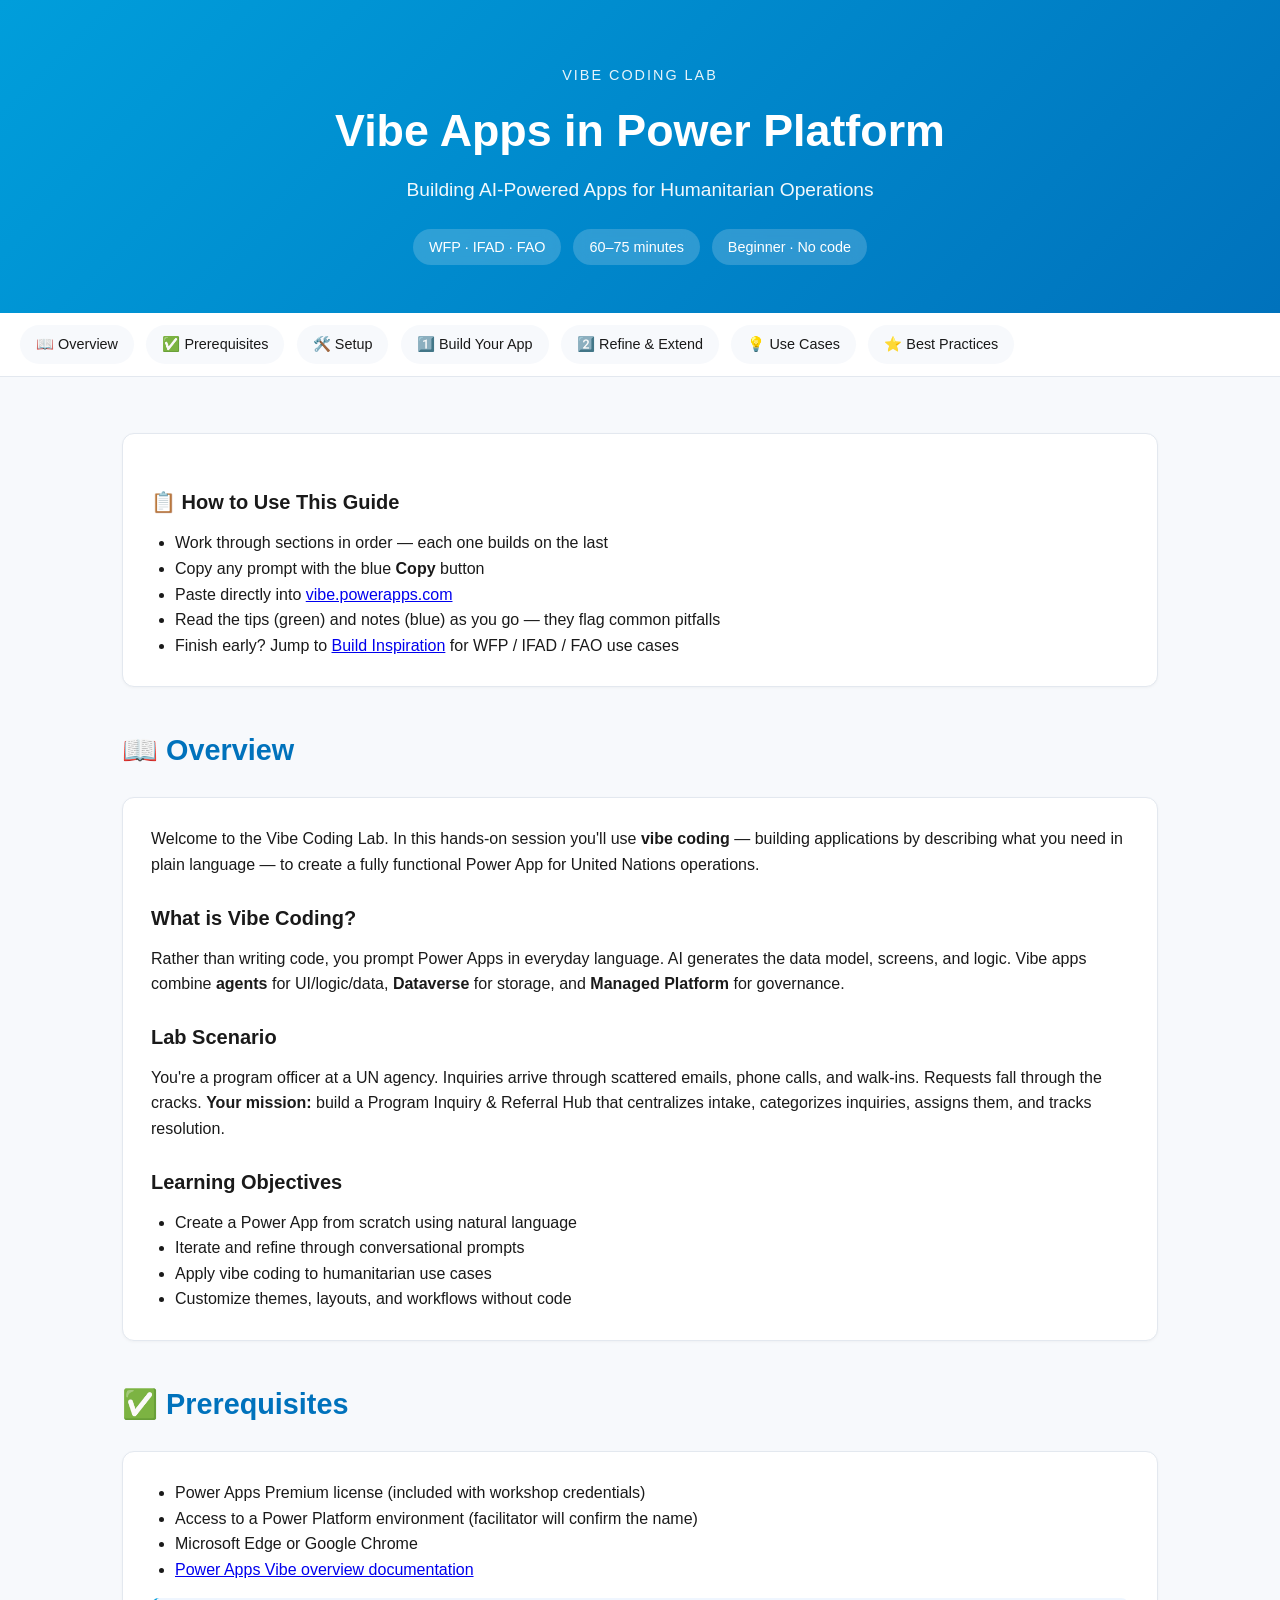
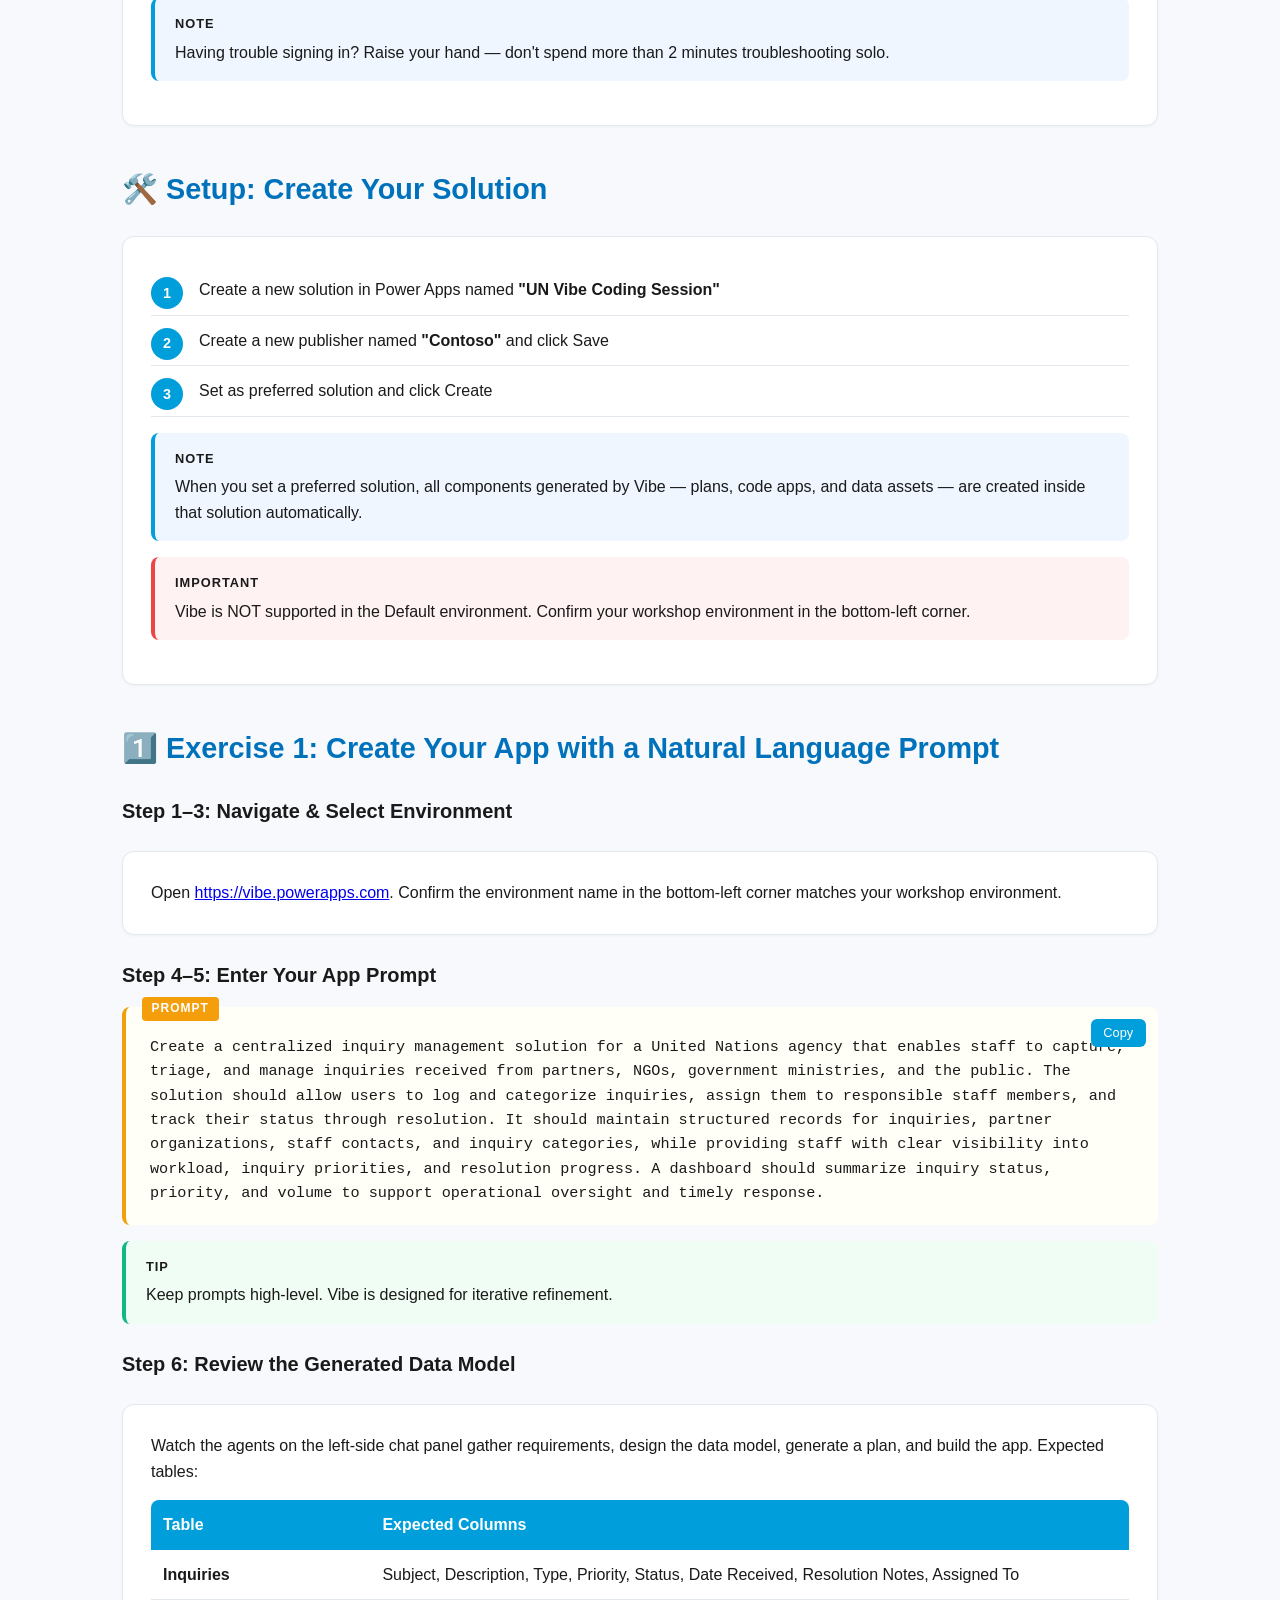
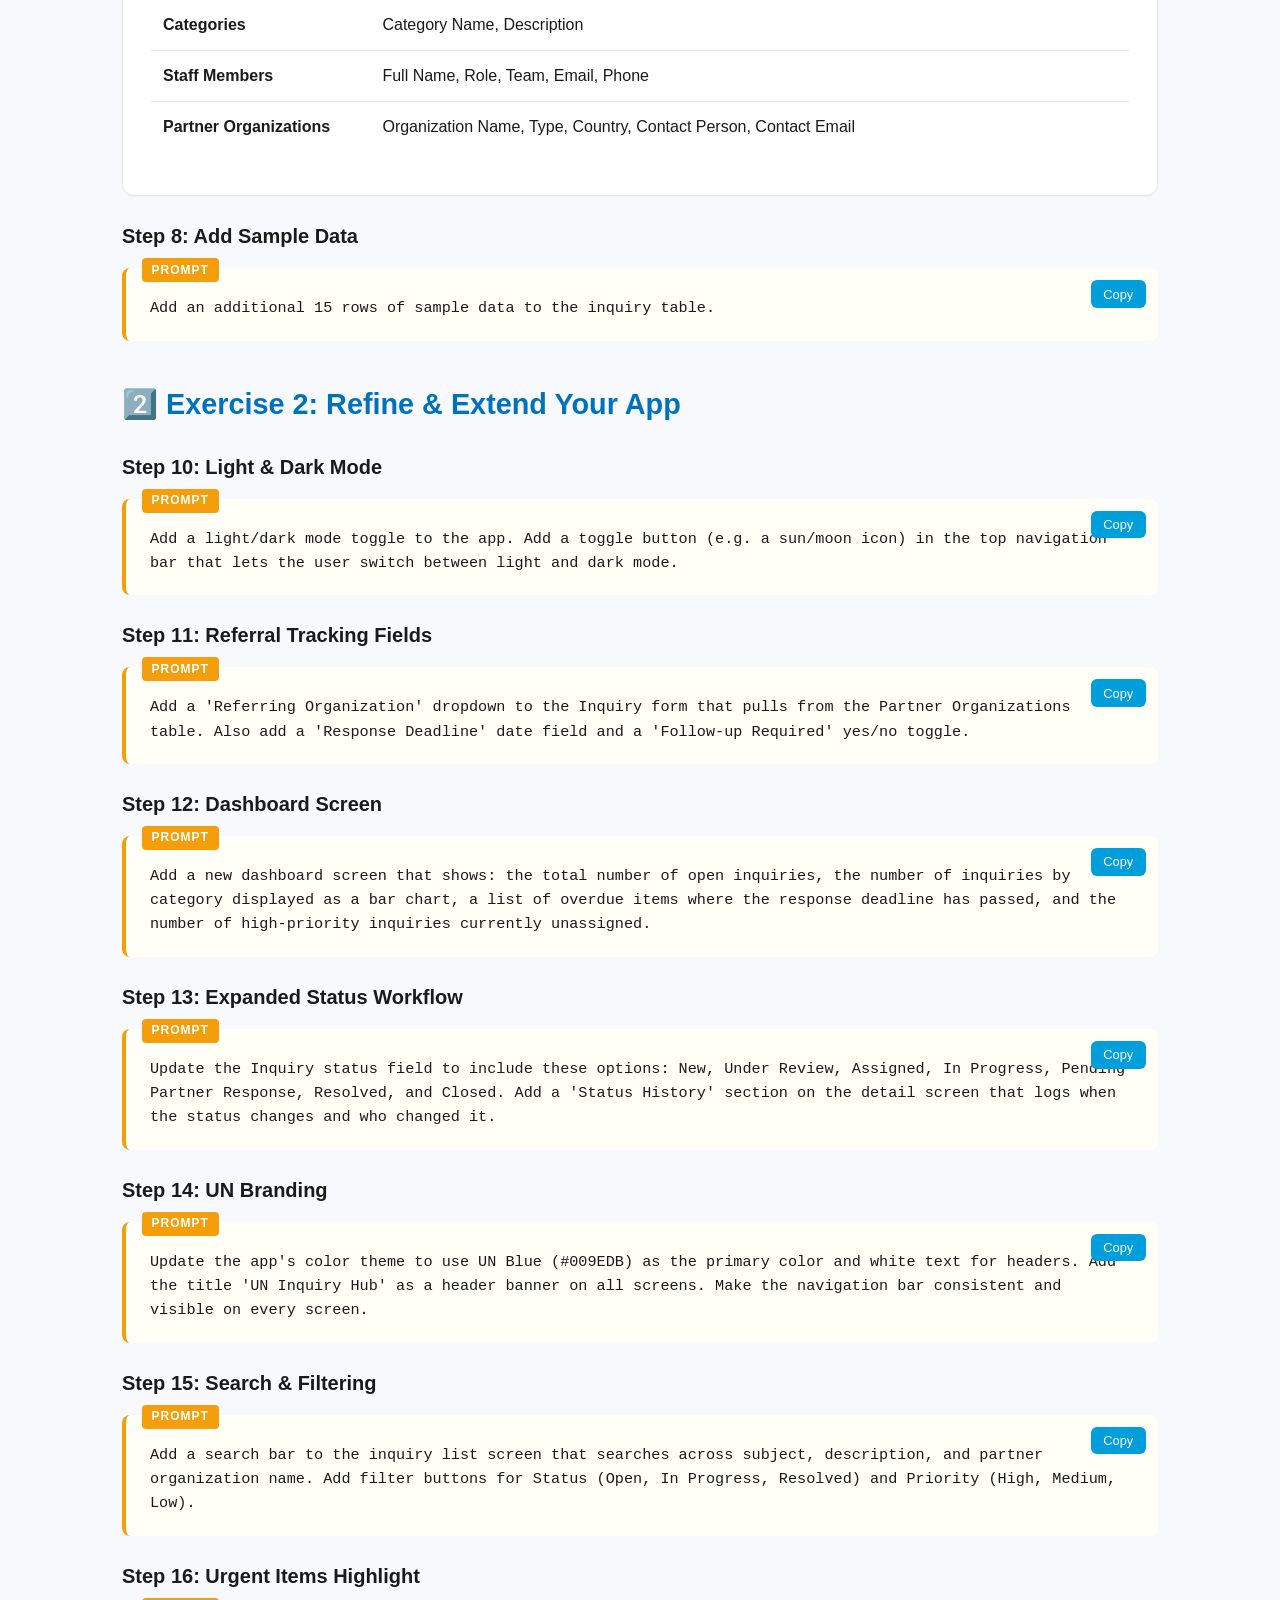
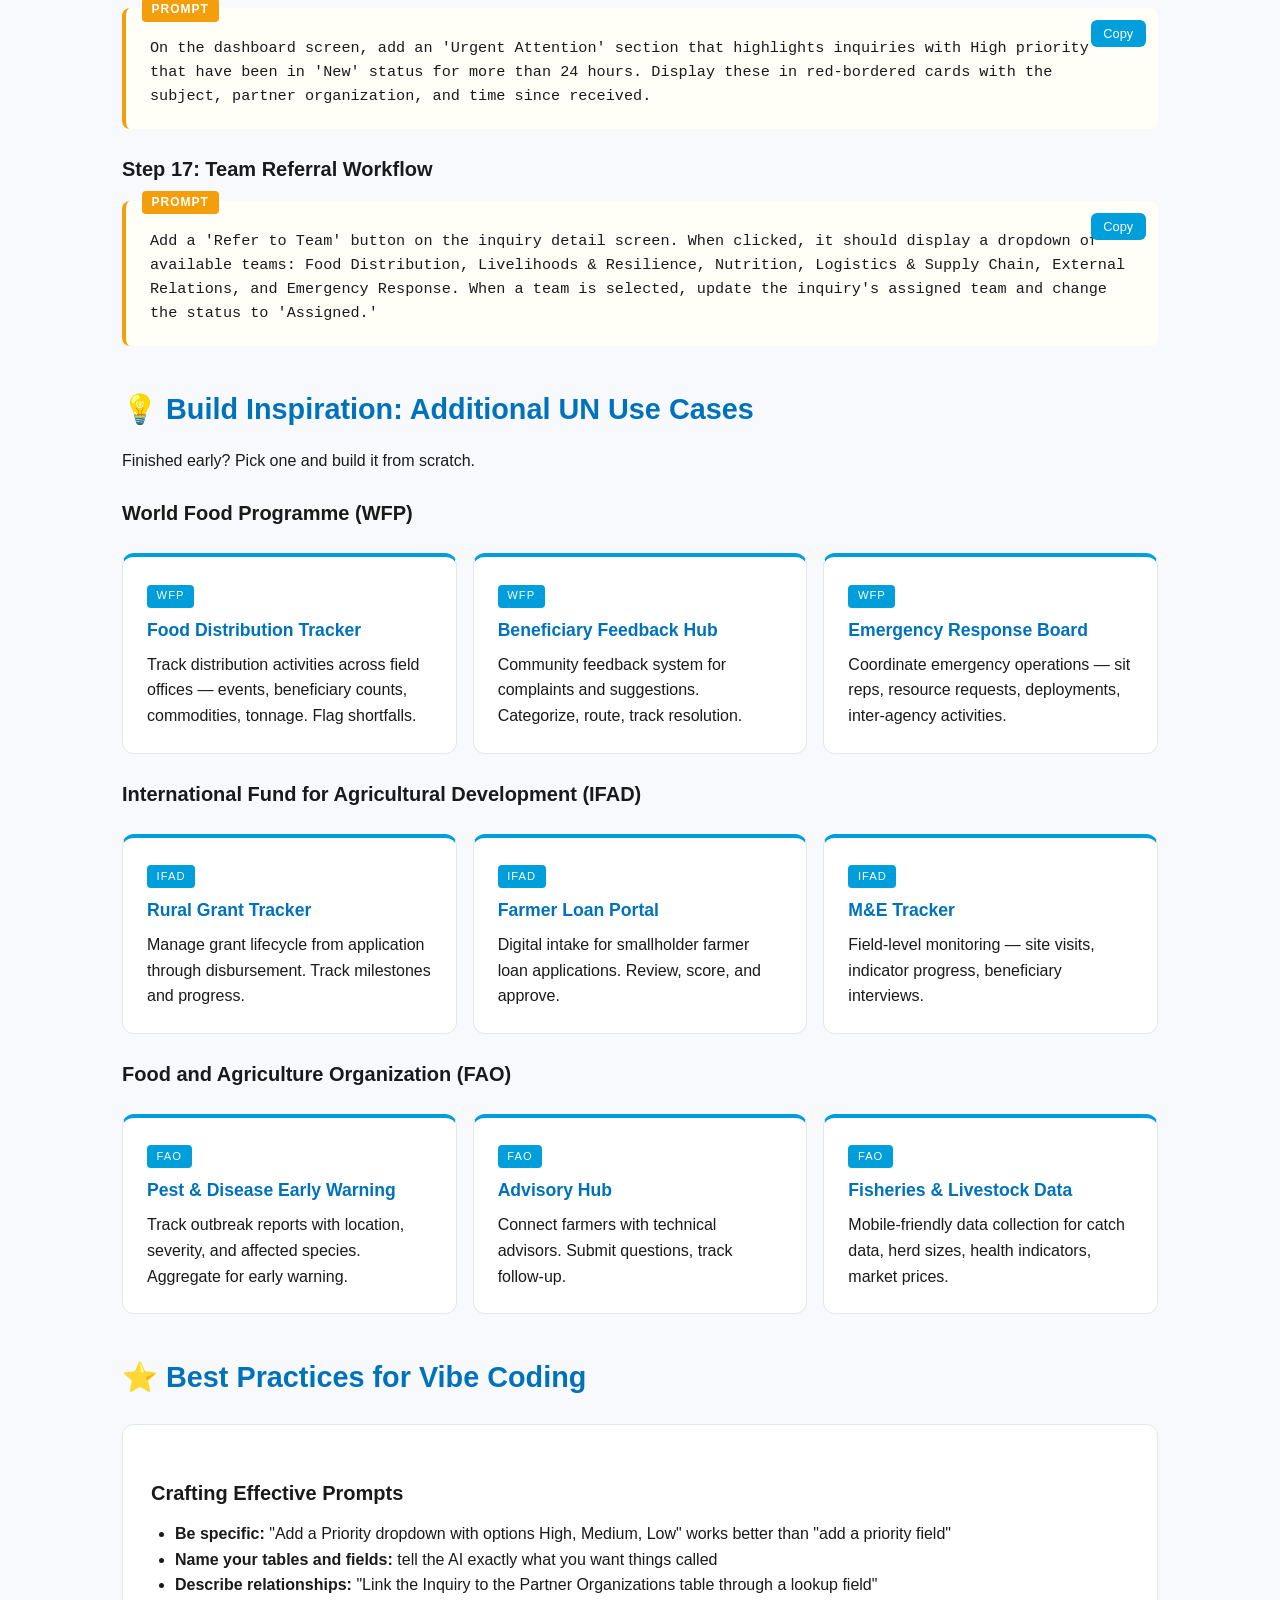
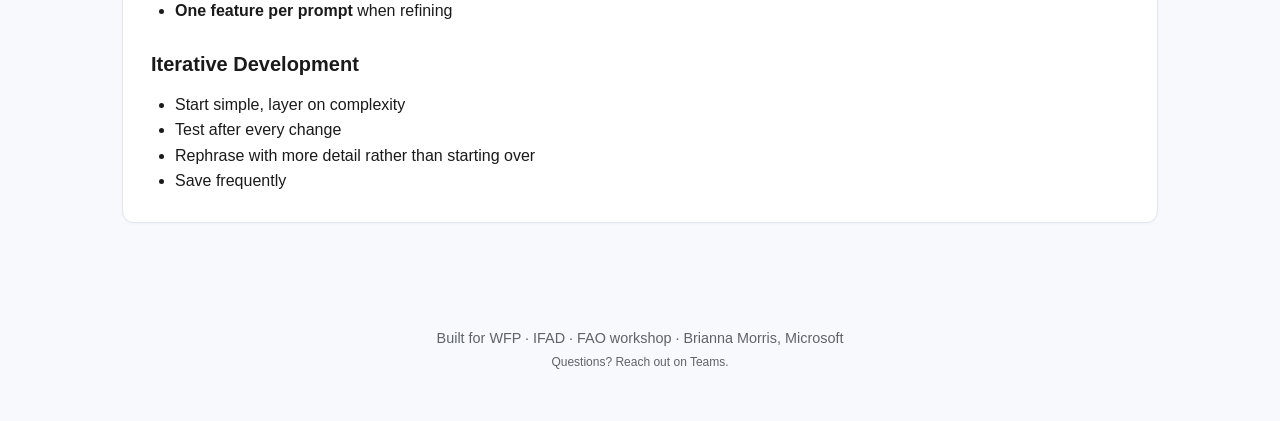
<file: index.html>
<!DOCTYPE html>
<html lang="en">
<head>
<meta charset="UTF-8">
<meta name="viewport" content="width=device-width, initial-scale=1.0">
<title>Vibe Apps in Power Platform | UN Agency Edition</title>
<style>
  :root {
    --un-blue: #009EDB;
    --un-blue-dark: #0072BC;
    --ink: #1a1a1a;
    --muted: #5f6368;
    --bg: #f7f9fc;
    --card: #ffffff;
    --border: #e3e8ef;
    --green: #10b981;
    --amber: #f59e0b;
    --red: #ef4444;
    --purple: #8b5cf6;
  }
  * { box-sizing: border-box; margin: 0; padding: 0; }
  body {
    font-family: 'Segoe UI', -apple-system, BlinkMacSystemFont, sans-serif;
    background: var(--bg); color: var(--ink); line-height: 1.6;
  }
  .hero {
    background: linear-gradient(135deg, var(--un-blue) 0%, var(--un-blue-dark) 100%);
    color: white; padding: 4rem 2rem 3rem; text-align: center;
  }
  .hero .eyebrow { font-size: 0.9rem; letter-spacing: 2px; opacity: 0.9; text-transform: uppercase; }
  .hero h1 { font-size: 2.8rem; margin: 0.5rem 0; font-weight: 700; }
  .hero .subtitle { font-size: 1.2rem; opacity: 0.95; margin-bottom: 1.5rem; }
  .badges { display: flex; gap: 0.75rem; justify-content: center; flex-wrap: wrap; }
  .badge {
    background: rgba(255,255,255,0.18); padding: 0.4rem 1rem;
    border-radius: 999px; font-size: 0.9rem; backdrop-filter: blur(8px);
  }
  .container { max-width: 1100px; margin: 0 auto; padding: 2rem; }

  /* Sticky nav */
  .nav {
    position: sticky; top: 0; background: white; border-bottom: 1px solid var(--border);
    padding: 0.75rem 1rem; z-index: 100; overflow-x: auto; white-space: nowrap;
  }
  .nav a {
    display: inline-block; padding: 0.5rem 1rem; margin: 0 0.25rem;
    border-radius: 999px; text-decoration: none; color: var(--ink);
    background: var(--bg); font-size: 0.9rem; transition: all 0.2s;
  }
  .nav a:hover { background: var(--un-blue); color: white; }

  /* Cards */
  .card {
    background: var(--card); border-radius: 12px; padding: 1.75rem;
    margin: 1.5rem 0; border: 1px solid var(--border);
    box-shadow: 0 1px 3px rgba(0,0,0,0.04);
  }
  h2 { color: var(--un-blue-dark); font-size: 1.8rem; margin: 2.5rem 0 1rem; }
  h3 { color: var(--ink); font-size: 1.25rem; margin: 1.5rem 0 0.75rem; }
  h4 { color: var(--muted); font-size: 1rem; margin: 1rem 0 0.5rem; text-transform: uppercase; letter-spacing: 1px; }

  /* Prompt card — the star of the show */
  .prompt {
    background: #fffef7; border-left: 4px solid var(--amber);
    padding: 1.25rem 1.5rem; margin: 1rem 0; border-radius: 8px;
    position: relative; font-family: 'Consolas', monospace; font-size: 0.95rem;
  }
  .prompt .label {
    position: absolute; top: -10px; left: 16px; background: var(--amber);
    color: white; font-size: 0.75rem; font-weight: 700; padding: 0.15rem 0.6rem;
    border-radius: 4px; letter-spacing: 1px; font-family: 'Segoe UI', sans-serif;
  }
  .prompt .copy-btn {
    position: absolute; top: 12px; right: 12px; background: var(--un-blue);
    color: white; border: none; padding: 0.4rem 0.8rem; border-radius: 6px;
    cursor: pointer; font-size: 0.8rem; font-family: 'Segoe UI', sans-serif;
  }
  .prompt .copy-btn:hover { background: var(--un-blue-dark); }
  .prompt pre { white-space: pre-wrap; margin-top: 0.5rem; color: var(--ink); }

  /* Callouts */
  .callout { padding: 1rem 1.25rem; border-radius: 8px; margin: 1rem 0; border-left: 4px solid; }
  .callout.tip    { background: #f0fdf4; border-color: var(--green); }
  .callout.note   { background: #eff6ff; border-color: var(--un-blue); }
  .callout.warn   { background: #fef2f2; border-color: var(--red); }
  .callout strong { display: block; margin-bottom: 0.3rem; text-transform: uppercase; font-size: 0.8rem; letter-spacing: 1px; }

  /* Step list */
  .steps { counter-reset: step; list-style: none; padding: 0; }
  .steps li {
    counter-increment: step; position: relative; padding: 0.75rem 0 0.75rem 3rem;
    border-bottom: 1px solid var(--border);
  }
  .steps li::before {
    content: counter(step); position: absolute; left: 0; top: 0.75rem;
    width: 2rem; height: 2rem; background: var(--un-blue); color: white;
    border-radius: 50%; display: flex; align-items: center; justify-content: center;
    font-weight: 700; font-size: 0.9rem;
  }

  /* Agency cards grid */
  .grid { display: grid; grid-template-columns: repeat(auto-fit, minmax(300px, 1fr)); gap: 1rem; margin: 1.5rem 0; }
  .agency-card {
    background: var(--card); padding: 1.5rem; border-radius: 12px;
    border: 1px solid var(--border); border-top: 4px solid var(--un-blue);
  }
  .agency-card h4 { color: var(--un-blue-dark); font-size: 1.1rem; text-transform: none; letter-spacing: 0; margin: 0 0 0.5rem; }
  .agency-tag {
    display: inline-block; background: var(--un-blue); color: white;
    font-size: 0.7rem; padding: 0.15rem 0.6rem; border-radius: 4px;
    letter-spacing: 1px; margin-bottom: 0.5rem;
  }

  /* Table */
  table { width: 100%; border-collapse: collapse; margin: 1rem 0; background: white; border-radius: 8px; overflow: hidden; }
  th { background: var(--un-blue); color: white; padding: 0.75rem; text-align: left; }
  td { padding: 0.75rem; border-bottom: 1px solid var(--border); }
  tr:last-child td { border-bottom: none; }

  footer { text-align: center; padding: 3rem 2rem; color: var(--muted); font-size: 0.9rem; }

  @media (max-width: 768px) {
    .hero h1 { font-size: 2rem; }
    .container { padding: 1rem; }
  }
</style>
</head>
<body>

<section class="hero">
  <div class="eyebrow">Vibe Coding Lab</div>
  <h1>Vibe Apps in Power Platform</h1>
  <div class="subtitle">Building AI-Powered Apps for Humanitarian Operations</div>
  <div class="badges">
    <span class="badge">WFP · IFAD · FAO</span>
    <span class="badge">60–75 minutes</span>
    <span class="badge">Beginner · No code</span>
  </div>
</section>

<nav class="nav">
  <a href="#overview">📖 Overview</a>
  <a href="#prereqs">✅ Prerequisites</a>
  <a href="#setup">🛠️ Setup</a>
  <a href="#exercise-1">1️⃣ Build Your App</a>
  <a href="#exercise-2">2️⃣ Refine & Extend</a>
  <a href="#inspiration">💡 Use Cases</a>
  <a href="#tips">⭐ Best Practices</a>
</nav>

<div class="container">

  <div class="card">
    <h3>📋 How to Use This Guide</h3>
    <ul style="padding-left: 1.5rem; margin-top: 0.5rem;">
      <li>Work through sections in order — each one builds on the last</li>
      <li>Copy any prompt with the blue <strong>Copy</strong> button</li>
      <li>Paste directly into <a href="https://vibe.powerapps.com" target="_blank">vibe.powerapps.com</a></li>
      <li>Read the tips (green) and notes (blue) as you go — they flag common pitfalls</li>
      <li>Finish early? Jump to <a href="#inspiration">Build Inspiration</a> for WFP / IFAD / FAO use cases</li>
    </ul>
  </div>

  <h2 id="overview">📖 Overview</h2>
  <div class="card">
    <p>Welcome to the Vibe Coding Lab. In this hands-on session you'll use <strong>vibe coding</strong> — building applications by describing what you need in plain language — to create a fully functional Power App for United Nations operations.</p>
    <h3>What is Vibe Coding?</h3>
    <p>Rather than writing code, you prompt Power Apps in everyday language. AI generates the data model, screens, and logic. Vibe apps combine <strong>agents</strong> for UI/logic/data, <strong>Dataverse</strong> for storage, and <strong>Managed Platform</strong> for governance.</p>
    <h3>Lab Scenario</h3>
    <p>You're a program officer at a UN agency. Inquiries arrive through scattered emails, phone calls, and walk-ins. Requests fall through the cracks. <strong>Your mission:</strong> build a Program Inquiry & Referral Hub that centralizes intake, categorizes inquiries, assigns them, and tracks resolution.</p>
    <h3>Learning Objectives</h3>
    <ul style="padding-left: 1.5rem;">
      <li>Create a Power App from scratch using natural language</li>
      <li>Iterate and refine through conversational prompts</li>
      <li>Apply vibe coding to humanitarian use cases</li>
      <li>Customize themes, layouts, and workflows without code</li>
    </ul>
  </div>

  <h2 id="prereqs">✅ Prerequisites</h2>
  <div class="card">
    <ul style="padding-left: 1.5rem;">
      <li>Power Apps Premium license (included with workshop credentials)</li>
      <li>Access to a Power Platform environment (facilitator will confirm the name)</li>
      <li>Microsoft Edge or Google Chrome</li>
      <li><a href="https://learn.microsoft.com/en-us/power-apps/vibe/overview#prerequisites" target="_blank">Power Apps Vibe overview documentation</a></li>
    </ul>
    <div class="callout note"><strong>Note</strong>Having trouble signing in? Raise your hand — don't spend more than 2 minutes troubleshooting solo.</div>
  </div>

  <h2 id="setup">🛠️ Setup: Create Your Solution</h2>
  <div class="card">
    <ol class="steps">
      <li>Create a new solution in Power Apps named <strong>"UN Vibe Coding Session"</strong></li>
      <li>Create a new publisher named <strong>"Contoso"</strong> and click Save</li>
      <li>Set as preferred solution and click Create</li>
    </ol>
    <div class="callout note"><strong>Note</strong>When you set a preferred solution, all components generated by Vibe — plans, code apps, and data assets — are created inside that solution automatically.</div>
    <div class="callout warn"><strong>Important</strong>Vibe is NOT supported in the Default environment. Confirm your workshop environment in the bottom-left corner.</div>
  </div>

  <h2 id="exercise-1">1️⃣ Exercise 1: Create Your App with a Natural Language Prompt</h2>

  <h3>Step 1–3: Navigate & Select Environment</h3>
  <div class="card">
    <p>Open <a href="https://vibe.powerapps.com" target="_blank">https://vibe.powerapps.com</a>. Confirm the environment name in the bottom-left corner matches your workshop environment.</p>
  </div>

  <h3>Step 4–5: Enter Your App Prompt</h3>
  <div class="prompt">
    <span class="label">PROMPT</span>
    <button class="copy-btn" onclick="copyPrompt(this)">Copy</button>
    <pre>Create a centralized inquiry management solution for a United Nations agency that enables staff to capture, triage, and manage inquiries received from partners, NGOs, government ministries, and the public. The solution should allow users to log and categorize inquiries, assign them to responsible staff members, and track their status through resolution. It should maintain structured records for inquiries, partner organizations, staff contacts, and inquiry categories, while providing staff with clear visibility into workload, inquiry priorities, and resolution progress. A dashboard should summarize inquiry status, priority, and volume to support operational oversight and timely response.</pre>
  </div>
  <div class="callout tip"><strong>Tip</strong>Keep prompts high-level. Vibe is designed for iterative refinement.</div>

  <h3>Step 6: Review the Generated Data Model</h3>
  <div class="card">
    <p>Watch the agents on the left-side chat panel gather requirements, design the data model, generate a plan, and build the app. Expected tables:</p>
    <table>
      <tr><th>Table</th><th>Expected Columns</th></tr>
      <tr><td><strong>Inquiries</strong></td><td>Subject, Description, Type, Priority, Status, Date Received, Resolution Notes, Assigned To</td></tr>
      <tr><td><strong>Categories</strong></td><td>Category Name, Description</td></tr>
      <tr><td><strong>Staff Members</strong></td><td>Full Name, Role, Team, Email, Phone</td></tr>
      <tr><td><strong>Partner Organizations</strong></td><td>Organization Name, Type, Country, Contact Person, Contact Email</td></tr>
    </table>
  </div>

  <h3>Step 8: Add Sample Data</h3>
  <div class="prompt">
    <span class="label">PROMPT</span>
    <button class="copy-btn" onclick="copyPrompt(this)">Copy</button>
    <pre>Add an additional 15 rows of sample data to the inquiry table.</pre>
  </div>

  <h2 id="exercise-2">2️⃣ Exercise 2: Refine & Extend Your App</h2>

  <h3>Step 10: Light & Dark Mode</h3>
  <div class="prompt">
    <span class="label">PROMPT</span>
    <button class="copy-btn" onclick="copyPrompt(this)">Copy</button>
    <pre>Add a light/dark mode toggle to the app. Add a toggle button (e.g. a sun/moon icon) in the top navigation bar that lets the user switch between light and dark mode.</pre>
  </div>

  <h3>Step 11: Referral Tracking Fields</h3>
  <div class="prompt">
    <span class="label">PROMPT</span>
    <button class="copy-btn" onclick="copyPrompt(this)">Copy</button>
    <pre>Add a 'Referring Organization' dropdown to the Inquiry form that pulls from the Partner Organizations table. Also add a 'Response Deadline' date field and a 'Follow-up Required' yes/no toggle.</pre>
  </div>

  <h3>Step 12: Dashboard Screen</h3>
  <div class="prompt">
    <span class="label">PROMPT</span>
    <button class="copy-btn" onclick="copyPrompt(this)">Copy</button>
    <pre>Add a new dashboard screen that shows: the total number of open inquiries, the number of inquiries by category displayed as a bar chart, a list of overdue items where the response deadline has passed, and the number of high-priority inquiries currently unassigned.</pre>
  </div>

  <h3>Step 13: Expanded Status Workflow</h3>
  <div class="prompt">
    <span class="label">PROMPT</span>
    <button class="copy-btn" onclick="copyPrompt(this)">Copy</button>
    <pre>Update the Inquiry status field to include these options: New, Under Review, Assigned, In Progress, Pending Partner Response, Resolved, and Closed. Add a 'Status History' section on the detail screen that logs when the status changes and who changed it.</pre>
  </div>

  <h3>Step 14: UN Branding</h3>
  <div class="prompt">
    <span class="label">PROMPT</span>
    <button class="copy-btn" onclick="copyPrompt(this)">Copy</button>
    <pre>Update the app's color theme to use UN Blue (#009EDB) as the primary color and white text for headers. Add the title 'UN Inquiry Hub' as a header banner on all screens. Make the navigation bar consistent and visible on every screen.</pre>
  </div>

  <h3>Step 15: Search & Filtering</h3>
  <div class="prompt">
    <span class="label">PROMPT</span>
    <button class="copy-btn" onclick="copyPrompt(this)">Copy</button>
    <pre>Add a search bar to the inquiry list screen that searches across subject, description, and partner organization name. Add filter buttons for Status (Open, In Progress, Resolved) and Priority (High, Medium, Low).</pre>
  </div>

  <h3>Step 16: Urgent Items Highlight</h3>
  <div class="prompt">
    <span class="label">PROMPT</span>
    <button class="copy-btn" onclick="copyPrompt(this)">Copy</button>
    <pre>On the dashboard screen, add an 'Urgent Attention' section that highlights inquiries with High priority that have been in 'New' status for more than 24 hours. Display these in red-bordered cards with the subject, partner organization, and time since received.</pre>
  </div>

  <h3>Step 17: Team Referral Workflow</h3>
  <div class="prompt">
    <span class="label">PROMPT</span>
    <button class="copy-btn" onclick="copyPrompt(this)">Copy</button>
    <pre>Add a 'Refer to Team' button on the inquiry detail screen. When clicked, it should display a dropdown of available teams: Food Distribution, Livelihoods & Resilience, Nutrition, Logistics & Supply Chain, External Relations, and Emergency Response. When a team is selected, update the inquiry's assigned team and change the status to 'Assigned.'</pre>
  </div>

  <h2 id="inspiration">💡 Build Inspiration: Additional UN Use Cases</h2>
  <p style="margin: 1rem 0;">Finished early? Pick one and build it from scratch.</p>

  <h3>World Food Programme (WFP)</h3>
  <div class="grid">
    <div class="agency-card">
      <span class="agency-tag">WFP</span>
      <h4>Food Distribution Tracker</h4>
      <p>Track distribution activities across field offices — events, beneficiary counts, commodities, tonnage. Flag shortfalls.</p>
    </div>
    <div class="agency-card">
      <span class="agency-tag">WFP</span>
      <h4>Beneficiary Feedback Hub</h4>
      <p>Community feedback system for complaints and suggestions. Categorize, route, track resolution.</p>
    </div>
    <div class="agency-card">
      <span class="agency-tag">WFP</span>
      <h4>Emergency Response Board</h4>
      <p>Coordinate emergency operations — sit reps, resource requests, deployments, inter-agency activities.</p>
    </div>
  </div>

  <h3>International Fund for Agricultural Development (IFAD)</h3>
  <div class="grid">
    <div class="agency-card">
      <span class="agency-tag">IFAD</span>
      <h4>Rural Grant Tracker</h4>
      <p>Manage grant lifecycle from application through disbursement. Track milestones and progress.</p>
    </div>
    <div class="agency-card">
      <span class="agency-tag">IFAD</span>
      <h4>Farmer Loan Portal</h4>
      <p>Digital intake for smallholder farmer loan applications. Review, score, and approve.</p>
    </div>
    <div class="agency-card">
      <span class="agency-tag">IFAD</span>
      <h4>M&E Tracker</h4>
      <p>Field-level monitoring — site visits, indicator progress, beneficiary interviews.</p>
    </div>
  </div>

  <h3>Food and Agriculture Organization (FAO)</h3>
  <div class="grid">
    <div class="agency-card">
      <span class="agency-tag">FAO</span>
      <h4>Pest & Disease Early Warning</h4>
      <p>Track outbreak reports with location, severity, and affected species. Aggregate for early warning.</p>
    </div>
    <div class="agency-card">
      <span class="agency-tag">FAO</span>
      <h4>Advisory Hub</h4>
      <p>Connect farmers with technical advisors. Submit questions, track follow-up.</p>
    </div>
    <div class="agency-card">
      <span class="agency-tag">FAO</span>
      <h4>Fisheries & Livestock Data</h4>
      <p>Mobile-friendly data collection for catch data, herd sizes, health indicators, market prices.</p>
    </div>
  </div>

  <h2 id="tips">⭐ Best Practices for Vibe Coding</h2>
  <div class="card">
    <h3>Crafting Effective Prompts</h3>
    <ul style="padding-left: 1.5rem;">
      <li><strong>Be specific:</strong> "Add a Priority dropdown with options High, Medium, Low" works better than "add a priority field"</li>
      <li><strong>Name your tables and fields:</strong> tell the AI exactly what you want things called</li>
      <li><strong>Describe relationships:</strong> "Link the Inquiry to the Partner Organizations table through a lookup field"</li>
      <li><strong>One feature per prompt</strong> when refining</li>
    </ul>
    <h3>Iterative Development</h3>
    <ul style="padding-left: 1.5rem;">
      <li>Start simple, layer on complexity</li>
      <li>Test after every change</li>
      <li>Rephrase with more detail rather than starting over</li>
      <li>Save frequently</li>
    </ul>
  </div>

</div>

<footer>
  Built for WFP · IFAD · FAO workshop · Brianna Morris, Microsoft<br>
  <small>Questions? Reach out on Teams.</small>
</footer>

<script>
  function copyPrompt(btn) {
    const text = btn.nextElementSibling.innerText;
    navigator.clipboard.writeText(text).then(() => {
      btn.textContent = '✓ Copied!';
      setTimeout(() => btn.textContent = 'Copy', 1500);
    });
  }
</script>

</body>
</html>
</file>
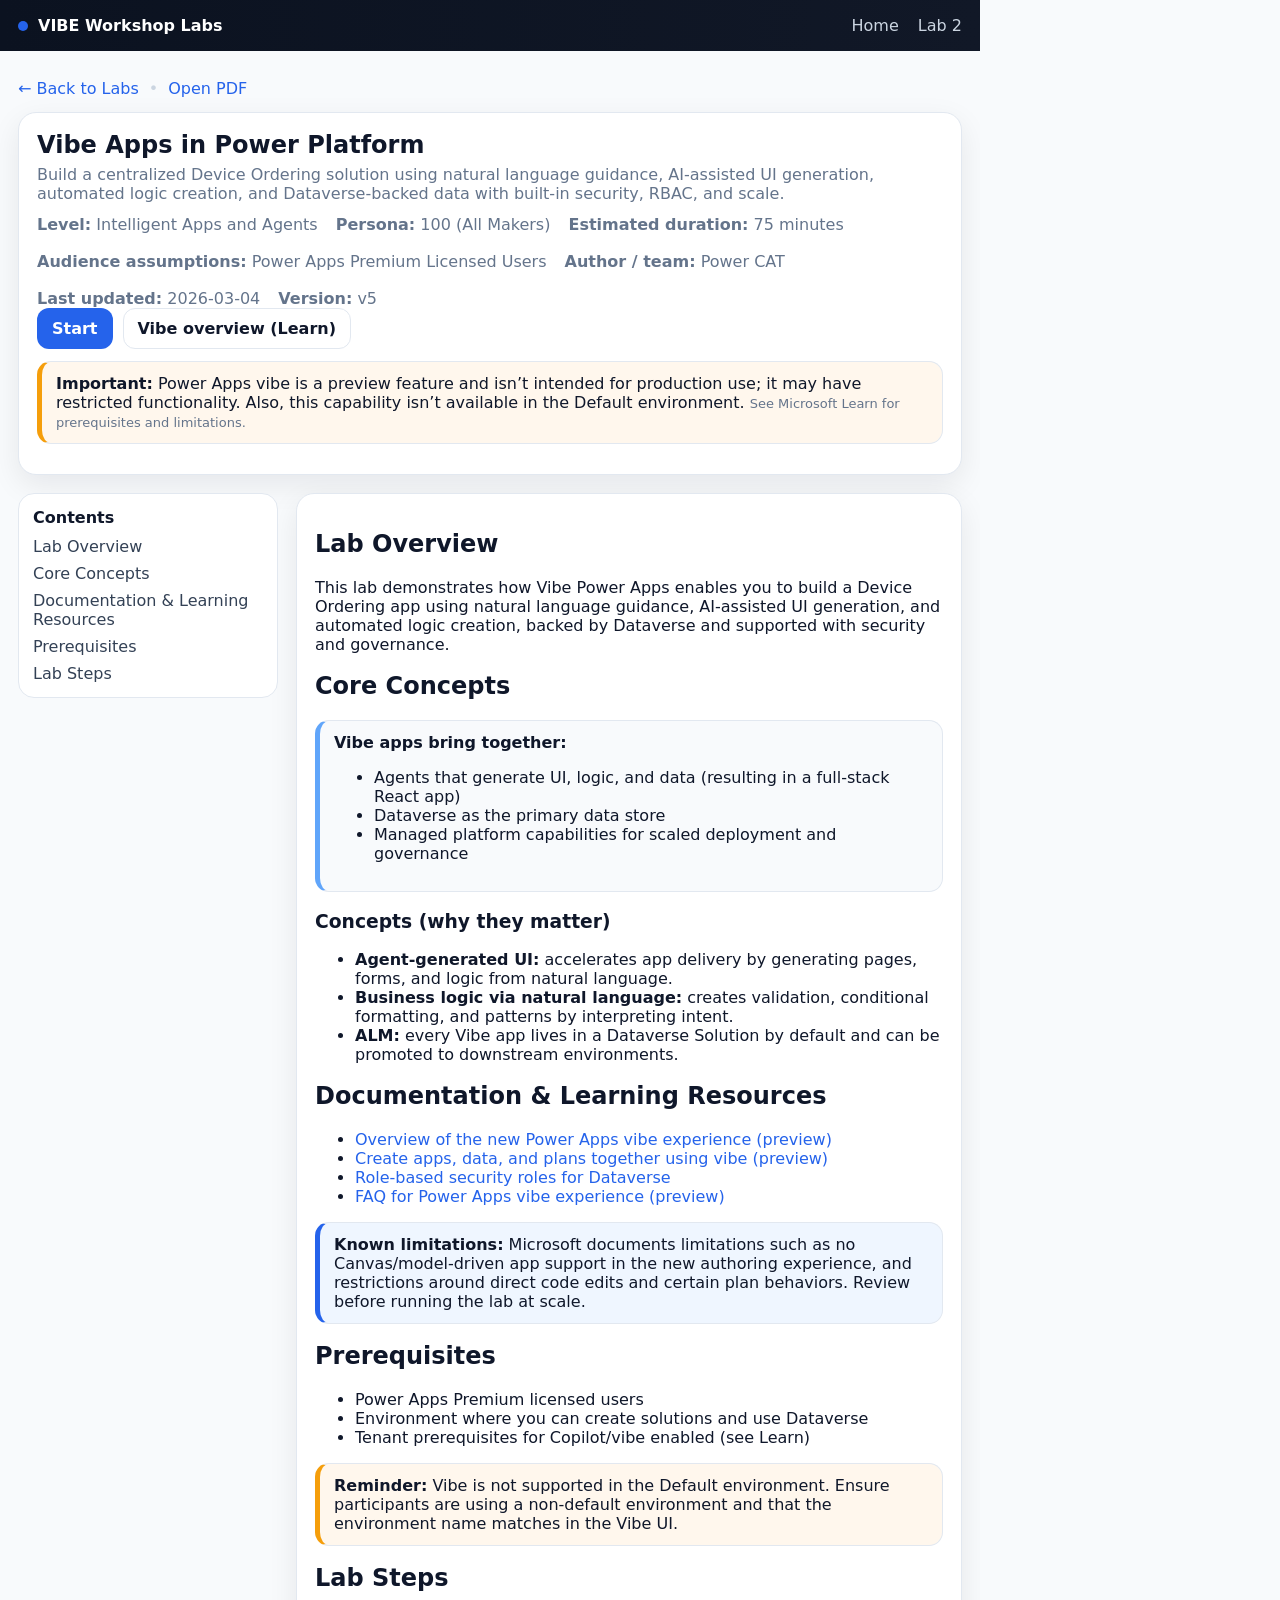
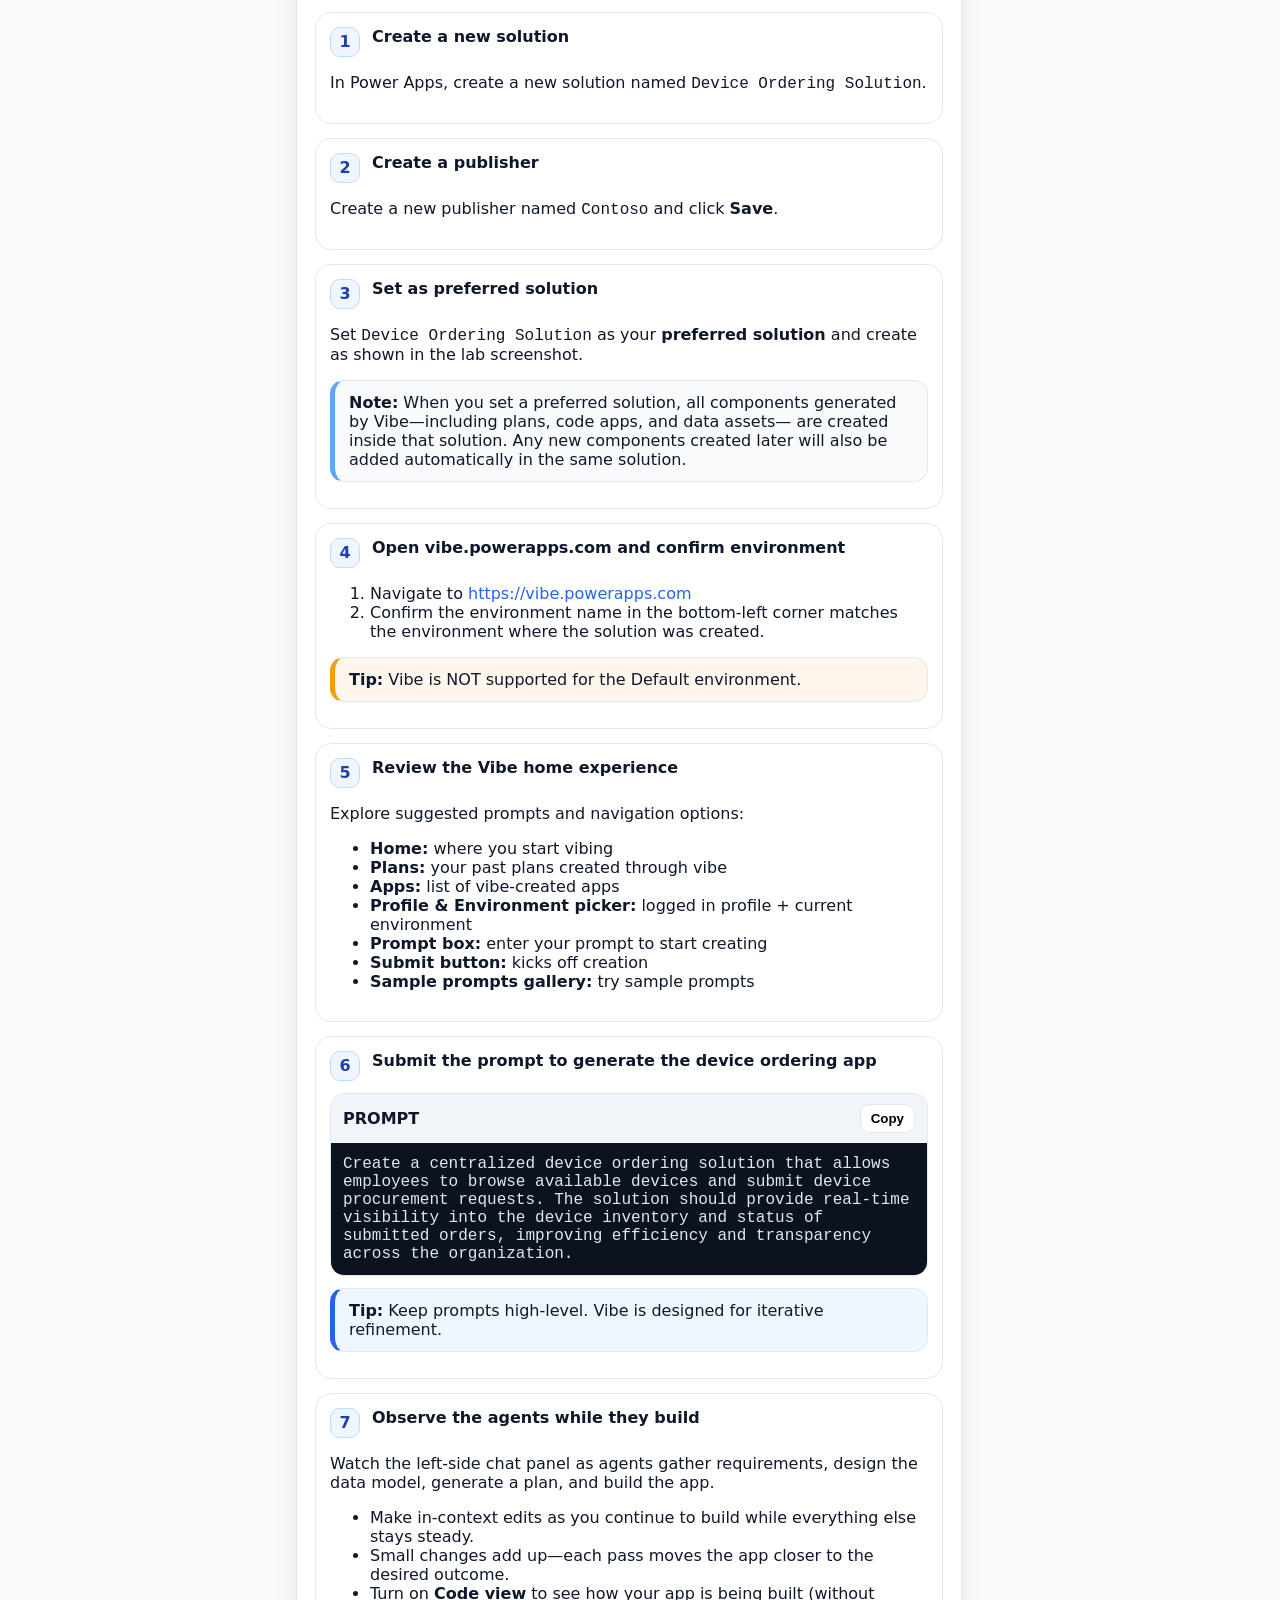
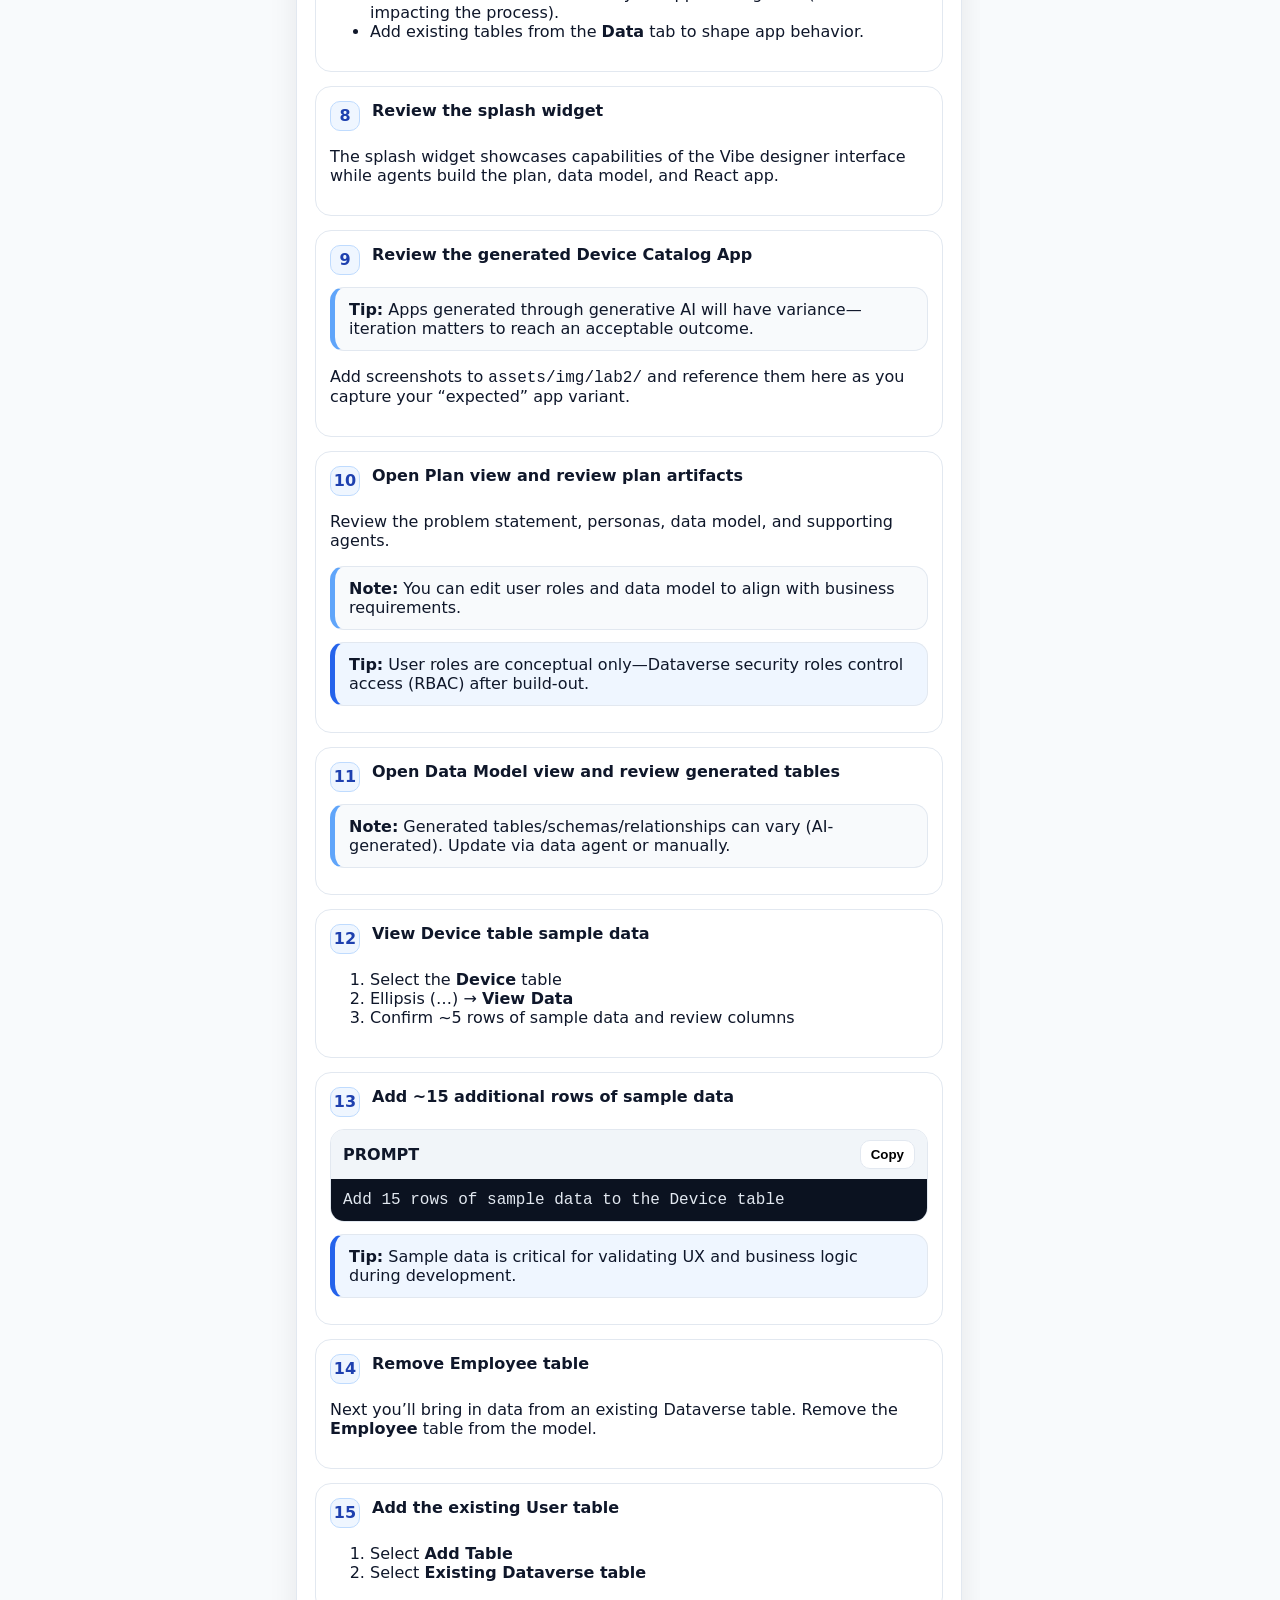
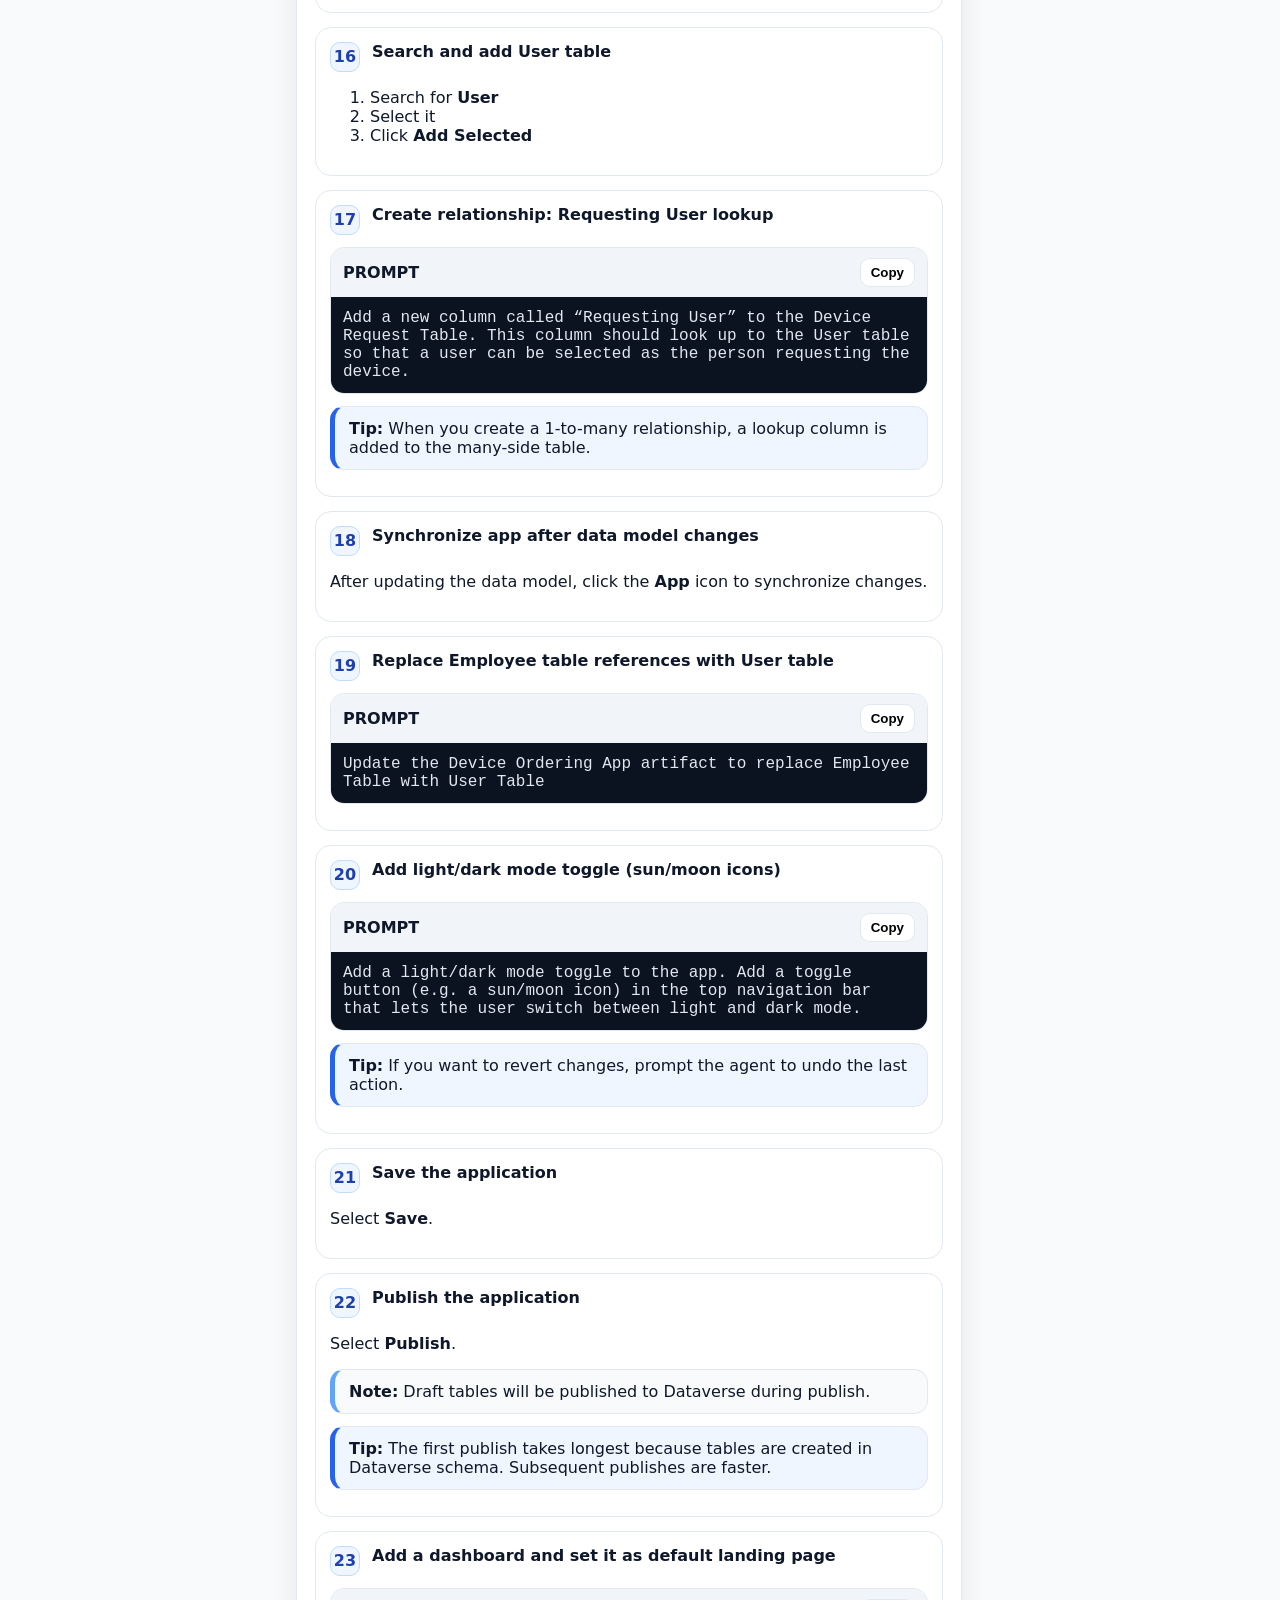
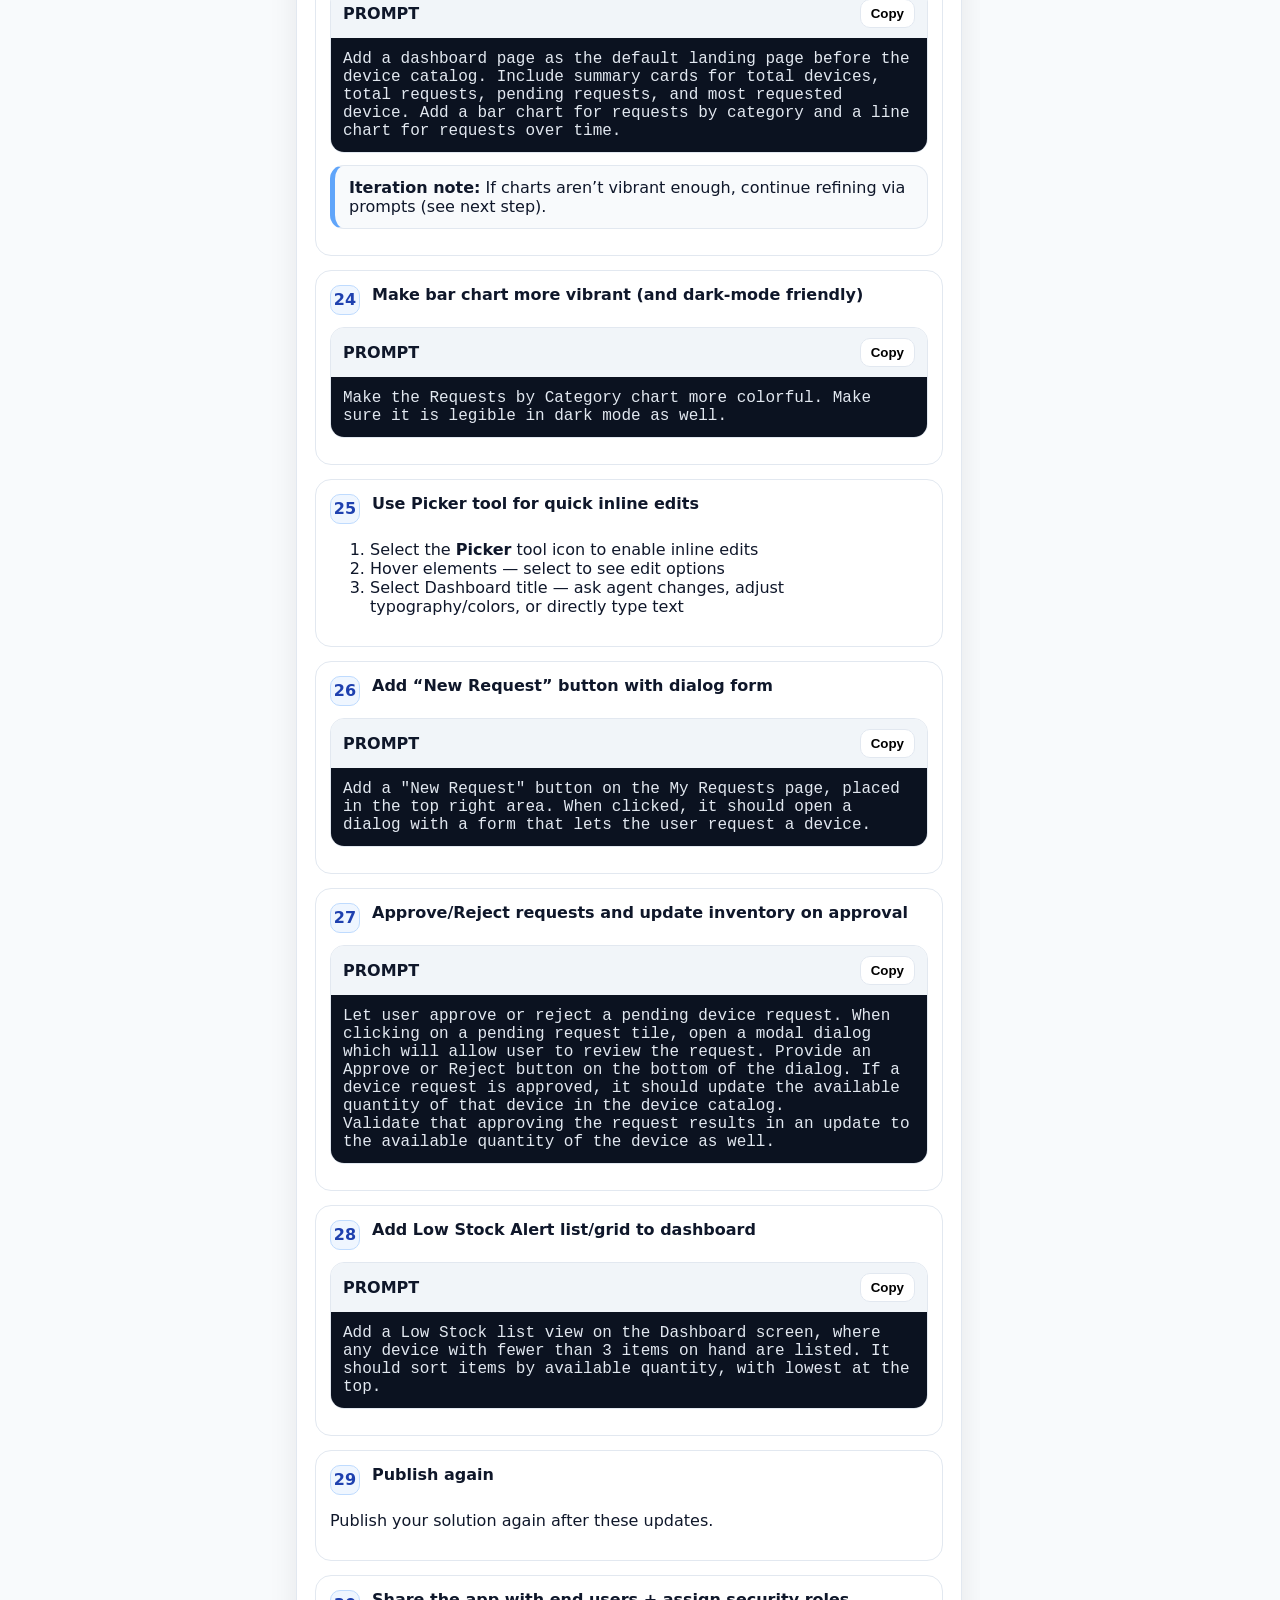
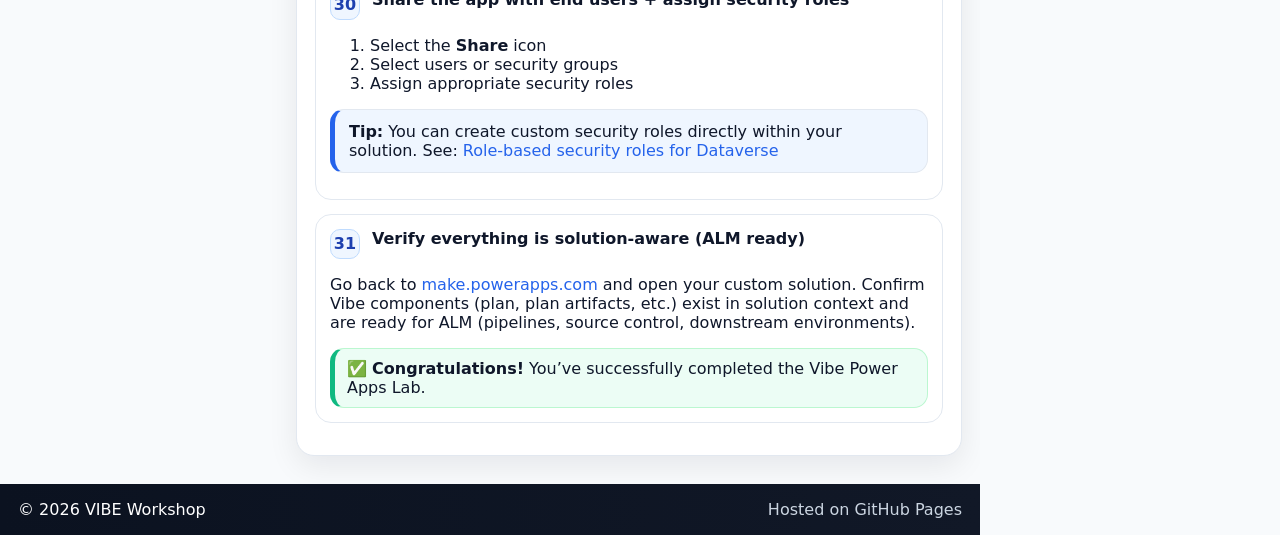
<file: labs/lab-2-vibe-apps.html>
<!doctype html>
<html lang="en">
<head>
  <meta charset="utf-8" />
  <meta name="viewport" content="width=device-width,initial-scale=1" />
  <title>Lab 2 — Vibe Apps in Power Platform</title>
  <link rel="stylesheet" href="../css/style.css" />
  <script defer src="../js/site.js"></script>
</head>

<body>
  <header class="site-header" data-include="header"></header>

  <main class="container">
    <div class="breadcrumbs">
      <a href="../index.html">← Back to Labs</a>
      <span class="sep">•</span>
      <a href="../assets/pdf/Lab-2-Vibe-Apps-in-Power-Platform.pdf">Open PDF</a>
    </div>

    <section class="lab-header">
      <h1>Vibe Apps in Power Platform</h1>
      <p class="lead">
        Build a centralized Device Ordering solution using natural language guidance, AI-assisted UI generation,
        automated logic creation, and Dataverse-backed data with built-in security, RBAC, and scale.
      </p>

      <div class="meta">
        <div><strong>Level:</strong> Intelligent Apps and Agents</div>
        <div><strong>Persona:</strong> 100 (All Makers)</div>
        <div><strong>Estimated duration:</strong> 75 minutes</div>
        <div><strong>Audience assumptions:</strong> Power Apps Premium Licensed Users</div>
        <div><strong>Author / team:</strong> Power CAT</div>
        <div><strong>Last updated:</strong> 2026-03-04</div>
        <div><strong>Version:</strong> v5</div>
      </div>

      <div class="lab-actions">
        <a class="btn" href="#start">Start</a>
        <a class="btn btn-secondary" href="https://learn.microsoft.com/en-us/power-apps/vibe/overview">Vibe overview (Learn)</a>
      </div>

      <div class="callout callout-warning">
        <strong>Important:</strong> Power Apps vibe is a preview feature and isn’t intended for production use; it may have restricted functionality. 
        Also, this capability isn’t available in the Default environment. 
        <span class="small">See Microsoft Learn for prerequisites and limitations.</span>
      </div>
    </section>

    <div class="layout">
      <aside class="toc">
        <div class="toc-title">Contents</div>
        <nav>
          <a href="#overview">Lab Overview</a>
          <a href="#concepts">Core Concepts</a>
          <a href="#resources">Documentation & Learning Resources</a>
          <a href="#prereqs">Prerequisites</a>
          <a href="#steps">Lab Steps</a>
        </nav>
      </aside>

      <article class="content">

        <h2 id="overview">Lab Overview</h2>
        <p>
          This lab demonstrates how Vibe Power Apps enables you to build a Device Ordering app using natural language guidance,
          AI-assisted UI generation, and automated logic creation, backed by Dataverse and supported with security and governance.
        </p>

        <h2 id="concepts">Core Concepts</h2>
        <div class="callout callout-info">
          <strong>Vibe apps bring together:</strong>
          <ul>
            <li>Agents that generate UI, logic, and data (resulting in a full-stack React app)</li>
            <li>Dataverse as the primary data store</li>
            <li>Managed platform capabilities for scaled deployment and governance</li>
          </ul>
        </div>

        <h3>Concepts (why they matter)</h3>
        <ul>
          <li><strong>Agent-generated UI:</strong> accelerates app delivery by generating pages, forms, and logic from natural language.</li>
          <li><strong>Business logic via natural language:</strong> creates validation, conditional formatting, and patterns by interpreting intent.</li>
          <li><strong>ALM:</strong> every Vibe app lives in a Dataverse Solution by default and can be promoted to downstream environments.</li>
        </ul>

        <h2 id="resources">Documentation & Learning Resources</h2>
        <ul>
          <li><a href="https://learn.microsoft.com/en-us/power-apps/vibe/overview">Overview of the new Power Apps vibe experience (preview)</a></li>
          <li><a href="https://learn.microsoft.com/en-us/power-apps/vibe/create-app-data-plan">Create apps, data, and plans together using vibe (preview)</a></li>
          <li><a href="https://learn.microsoft.com/en-us/power-platform/admin/database-security">Role-based security roles for Dataverse</a></li>
          <li><a href="https://learn.microsoft.com/en-us/power-apps/maker/common/faq-vibe">FAQ for Power Apps vibe experience (preview)</a></li>
        </ul>

        <div class="callout callout-tip">
          <strong>Known limitations:</strong> Microsoft documents limitations such as no Canvas/model-driven app support in the new authoring experience,
          and restrictions around direct code edits and certain plan behaviors. Review before running the lab at scale.
        </div>

        <h2 id="prereqs">Prerequisites</h2>
        <ul>
          <li>Power Apps Premium licensed users</li>
          <li>Environment where you can create solutions and use Dataverse</li>
          <li>Tenant prerequisites for Copilot/vibe enabled (see Learn)</li>
        </ul>

        <div class="callout callout-warning">
          <strong>Reminder:</strong> Vibe is not supported in the Default environment.
          Ensure participants are using a non-default environment and that the environment name matches in the Vibe UI.
        </div>

        <h2 id="steps">Lab Steps</h2>

        <!-- STEP 1 -->
        <section class="step" id="step-01">
          <div class="step-head">
            <div class="step-num">1</div>
            <div class="step-title">Create a new solution</div>
          </div>
          <p>In Power Apps, create a new solution named <code>Device Ordering Solution</code>.</p>
        </section>

        <!-- STEP 2 -->
        <section class="step" id="step-02">
          <div class="step-head">
            <div class="step-num">2</div>
            <div class="step-title">Create a publisher</div>
          </div>
          <p>Create a new publisher named <code>Contoso</code> and click <strong>Save</strong>.</p>
        </section>

        <!-- STEP 3 -->
        <section class="step" id="step-03">
          <div class="step-head">
            <div class="step-num">3</div>
            <div class="step-title">Set as preferred solution</div>
          </div>
          <p>Set <code>Device Ordering Solution</code> as your <strong>preferred solution</strong> and create as shown in the lab screenshot.</p>
          <div class="callout callout-info">
            <strong>Note:</strong> When you set a preferred solution, all components generated by Vibe—including plans, code apps, and data assets—
            are created inside that solution. Any new components created later will also be added automatically in the same solution.
          </div>
        </section>

        <!-- STEP 4 -->
        <section class="step" id="step-04">
          <div class="step-head">
            <div class="step-num">4</div>
            <div class="step-title">Open vibe.powerapps.com and confirm environment</div>
          </div>
          <ol>
            <li>Navigate to <a href="https://vibe.powerapps.com">https://vibe.powerapps.com</a></li>
            <li>Confirm the environment name in the bottom-left corner matches the environment where the solution was created.</li>
          </ol>
          <div class="callout callout-warning">
            <strong>Tip:</strong> Vibe is NOT supported for the Default environment.
          </div>
        </section>

        <!-- STEP 5 -->
        <section class="step" id="step-05">
          <div class="step-head">
            <div class="step-num">5</div>
            <div class="step-title">Review the Vibe home experience</div>
          </div>
          <p>Explore suggested prompts and navigation options:</p>
          <ul>
            <li><strong>Home:</strong> where you start vibing</li>
            <li><strong>Plans:</strong> your past plans created through vibe</li>
            <li><strong>Apps:</strong> list of vibe-created apps</li>
            <li><strong>Profile & Environment picker:</strong> logged in profile + current environment</li>
            <li><strong>Prompt box:</strong> enter your prompt to start creating</li>
            <li><strong>Submit button:</strong> kicks off creation</li>
            <li><strong>Sample prompts gallery:</strong> try sample prompts</li>
          </ul>
        </section>

        <!-- STEP 6 -->
        <section class="step" id="step-06">
          <div class="step-head">
            <div class="step-num">6</div>
            <div class="step-title">Submit the prompt to generate the device ordering app</div>
          </div>

          <div class="prompt-block">
            <div class="prompt-head">
              <strong>PROMPT</strong>
              <button class="copy-btn" data-copy="#prompt-06">Copy</button>
            </div>
            <pre id="prompt-06"><code>Create a centralized device ordering solution that allows employees to browse available devices and submit device procurement requests. The solution should provide real-time visibility into the device inventory and status of submitted orders, improving efficiency and transparency across the organization.</code></pre>
          </div>

          <div class="callout callout-tip">
            <strong>Tip:</strong> Keep prompts high-level. Vibe is designed for iterative refinement.
          </div>
        </section>

        <!-- STEP 7 -->
        <section class="step" id="step-07">
          <div class="step-head">
            <div class="step-num">7</div>
            <div class="step-title">Observe the agents while they build</div>
          </div>
          <p>Watch the left-side chat panel as agents gather requirements, design the data model, generate a plan, and build the app.</p>
          <ul>
            <li>Make in-context edits as you continue to build while everything else stays steady.</li>
            <li>Small changes add up—each pass moves the app closer to the desired outcome.</li>
            <li>Turn on <strong>Code view</strong> to see how your app is being built (without impacting the process).</li>
            <li>Add existing tables from the <strong>Data</strong> tab to shape app behavior.</li>
          </ul>
        </section>

        <!-- STEP 8 -->
        <section class="step" id="step-08">
          <div class="step-head">
            <div class="step-num">8</div>
            <div class="step-title">Review the splash widget</div>
          </div>
          <p>The splash widget showcases capabilities of the Vibe designer interface while agents build the plan, data model, and React app.</p>
        </section>

        <!-- STEP 9 -->
        <section class="step" id="step-09">
          <div class="step-head">
            <div class="step-num">9</div>
            <div class="step-title">Review the generated Device Catalog App</div>
          </div>
          <div class="callout callout-info">
            <strong>Tip:</strong> Apps generated through generative AI will have variance—iteration matters to reach an acceptable outcome.
          </div>
          <p>Add screenshots to <code>assets/img/lab2/</code> and reference them here as you capture your “expected” app variant.</p>
        </section>

        <!-- STEP 10 -->
        <section class="step" id="step-10">
          <div class="step-head">
            <div class="step-num">10</div>
            <div class="step-title">Open Plan view and review plan artifacts</div>
          </div>
          <p>Review the problem statement, personas, data model, and supporting agents.</p>
          <div class="callout callout-info">
            <strong>Note:</strong> You can edit user roles and data model to align with business requirements.
          </div>
          <div class="callout callout-tip">
            <strong>Tip:</strong> User roles are conceptual only—Dataverse security roles control access (RBAC) after build-out.
          </div>
        </section>

        <!-- STEP 11 -->
        <section class="step" id="step-11">
          <div class="step-head">
            <div class="step-num">11</div>
            <div class="step-title">Open Data Model view and review generated tables</div>
          </div>
          <div class="callout callout-info">
            <strong>Note:</strong> Generated tables/schemas/relationships can vary (AI-generated). Update via data agent or manually.
          </div>
        </section>

        <!-- STEP 12 -->
        <section class="step" id="step-12">
          <div class="step-head">
            <div class="step-num">12</div>
            <div class="step-title">View Device table sample data</div>
          </div>
          <ol>
            <li>Select the <strong>Device</strong> table</li>
            <li>Ellipsis (…) → <strong>View Data</strong></li>
            <li>Confirm ~5 rows of sample data and review columns</li>
          </ol>
        </section>

        <!-- STEP 13 -->
        <section class="step" id="step-13">
          <div class="step-head">
            <div class="step-num">13</div>
            <div class="step-title">Add ~15 additional rows of sample data</div>
          </div>

          <div class="prompt-block">
            <div class="prompt-head">
              <strong>PROMPT</strong>
              <button class="copy-btn" data-copy="#prompt-13">Copy</button>
            </div>
            <pre id="prompt-13"><code>Add 15 rows of sample data to the Device table</code></pre>
          </div>

          <div class="callout callout-tip">
            <strong>Tip:</strong> Sample data is critical for validating UX and business logic during development.
          </div>
        </section>

        <!-- STEP 14 -->
        <section class="step" id="step-14">
          <div class="step-head">
            <div class="step-num">14</div>
            <div class="step-title">Remove Employee table</div>
          </div>
          <p>Next you’ll bring in data from an existing Dataverse table. Remove the <strong>Employee</strong> table from the model.</p>
        </section>

        <!-- STEP 15 -->
        <section class="step" id="step-15">
          <div class="step-head">
            <div class="step-num">15</div>
            <div class="step-title">Add the existing User table</div>
          </div>
          <ol>
            <li>Select <strong>Add Table</strong></li>
            <li>Select <strong>Existing Dataverse table</strong></li>
          </ol>
        </section>

        <!-- STEP 16 -->
        <section class="step" id="step-16">
          <div class="step-head">
            <div class="step-num">16</div>
            <div class="step-title">Search and add User table</div>
          </div>
          <ol>
            <li>Search for <strong>User</strong></li>
            <li>Select it</li>
            <li>Click <strong>Add Selected</strong></li>
          </ol>
        </section>

        <!-- STEP 17 -->
        <section class="step" id="step-17">
          <div class="step-head">
            <div class="step-num">17</div>
            <div class="step-title">Create relationship: Requesting User lookup</div>
          </div>

          <div class="prompt-block">
            <div class="prompt-head">
              <strong>PROMPT</strong>
              <button class="copy-btn" data-copy="#prompt-17">Copy</button>
            </div>
            <pre id="prompt-17"><code>Add a new column called “Requesting User” to the Device Request Table. This column should look up to the User table so that a user can be selected as the person requesting the device.</code></pre>
          </div>

          <div class="callout callout-tip">
            <strong>Tip:</strong> When you create a 1-to-many relationship, a lookup column is added to the many-side table.
          </div>
        </section>

        <!-- STEP 18 -->
        <section class="step" id="step-18">
          <div class="step-head">
            <div class="step-num">18</div>
            <div class="step-title">Synchronize app after data model changes</div>
          </div>
          <p>After updating the data model, click the <strong>App</strong> icon to synchronize changes.</p>
        </section>

        <!-- STEP 19 -->
        <section class="step" id="step-19">
          <div class="step-head">
            <div class="step-num">19</div>
            <div class="step-title">Replace Employee table references with User table</div>
          </div>

          <div class="prompt-block">
            <div class="prompt-head">
              <strong>PROMPT</strong>
              <button class="copy-btn" data-copy="#prompt-19">Copy</button>
            </div>
            <pre id="prompt-19"><code>Update the Device Ordering App artifact to replace Employee Table with User Table</code></pre>
          </div>
        </section>

        <!-- STEP 20 -->
        <section class="step" id="step-20">
          <div class="step-head">
            <div class="step-num">20</div>
            <div class="step-title">Add light/dark mode toggle (sun/moon icons)</div>
          </div>

          <div class="prompt-block">
            <div class="prompt-head">
              <strong>PROMPT</strong>
              <button class="copy-btn" data-copy="#prompt-20">Copy</button>
            </div>
            <pre id="prompt-20"><code>Add a light/dark mode toggle to the app. Add a toggle button (e.g. a sun/moon icon) in the top navigation bar that lets the user switch between light and dark mode.</code></pre>
          </div>

          <div class="callout callout-tip">
            <strong>Tip:</strong> If you want to revert changes, prompt the agent to undo the last action.
          </div>
        </section>

        <!-- STEP 21 -->
        <section class="step" id="step-21">
          <div class="step-head">
            <div class="step-num">21</div>
            <div class="step-title">Save the application</div>
          </div>
          <p>Select <strong>Save</strong>.</p>
        </section>

        <!-- STEP 22 -->
        <section class="step" id="step-22">
          <div class="step-head">
            <div class="step-num">22</div>
            <div class="step-title">Publish the application</div>
          </div>
          <p>Select <strong>Publish</strong>.</p>
          <div class="callout callout-info">
            <strong>Note:</strong> Draft tables will be published to Dataverse during publish.
          </div>
          <div class="callout callout-tip">
            <strong>Tip:</strong> The first publish takes longest because tables are created in Dataverse schema. Subsequent publishes are faster.
          </div>
        </section>

        <!-- STEP 23 -->
        <section class="step" id="step-23">
          <div class="step-head">
            <div class="step-num">23</div>
            <div class="step-title">Add a dashboard and set it as default landing page</div>
          </div>

          <div class="prompt-block">
            <div class="prompt-head">
              <strong>PROMPT</strong>
              <button class="copy-btn" data-copy="#prompt-23">Copy</button>
            </div>
            <pre id="prompt-23"><code>Add a dashboard page as the default landing page before the device catalog. Include summary cards for total devices, total requests, pending requests, and most requested device. Add a bar chart for requests by category and a line chart for requests over time.</code></pre>
          </div>

          <div class="callout callout-info">
            <strong>Iteration note:</strong> If charts aren’t vibrant enough, continue refining via prompts (see next step).
          </div>
        </section>

        <!-- STEP 24 -->
        <section class="step" id="step-24">
          <div class="step-head">
            <div class="step-num">24</div>
            <div class="step-title">Make bar chart more vibrant (and dark-mode friendly)</div>
          </div>

          <div class="prompt-block">
            <div class="prompt-head">
              <strong>PROMPT</strong>
              <button class="copy-btn" data-copy="#prompt-24">Copy</button>
            </div>
            <pre id="prompt-24"><code>Make the Requests by Category chart more colorful. Make sure it is legible in dark mode as well.</code></pre>
          </div>
        </section>

        <!-- STEP 25 -->
        <section class="step" id="step-25">
          <div class="step-head">
            <div class="step-num">25</div>
            <div class="step-title">Use Picker tool for quick inline edits</div>
          </div>
          <ol>
            <li>Select the <strong>Picker</strong> tool icon to enable inline edits</li>
            <li>Hover elements — select to see edit options</li>
            <li>Select Dashboard title — ask agent changes, adjust typography/colors, or directly type text</li>
          </ol>
        </section>

        <!-- STEP 26 -->
        <section class="step" id="step-26">
          <div class="step-head">
            <div class="step-num">26</div>
            <div class="step-title">Add “New Request” button with dialog form</div>
          </div>

          <div class="prompt-block">
            <div class="prompt-head">
              <strong>PROMPT</strong>
              <button class="copy-btn" data-copy="#prompt-26">Copy</button>
            </div>
            <pre id="prompt-26"><code>Add a "New Request" button on the My Requests page, placed in the top right area. When clicked, it should open a dialog with a form that lets the user request a device.</code></pre>
          </div>
        </section>

        <!-- STEP 27 -->
        <section class="step" id="step-27">
          <div class="step-head">
            <div class="step-num">27</div>
            <div class="step-title">Approve/Reject requests and update inventory on approval</div>
          </div>

          <div class="prompt-block">
            <div class="prompt-head">
              <strong>PROMPT</strong>
              <button class="copy-btn" data-copy="#prompt-27">Copy</button>
            </div>
            <pre id="prompt-27"><code>Let user approve or reject a pending device request. When clicking on a pending request tile, open a modal dialog which will allow user to review the request. Provide an Approve or Reject button on the bottom of the dialog. If a device request is approved, it should update the available quantity of that device in the device catalog.
Validate that approving the request results in an update to the available quantity of the device as well.</code></pre>
          </div>
        </section>

        <!-- STEP 28 -->
        <section class="step" id="step-28">
          <div class="step-head">
            <div class="step-num">28</div>
            <div class="step-title">Add Low Stock Alert list/grid to dashboard</div>
          </div>

          <div class="prompt-block">
            <div class="prompt-head">
              <strong>PROMPT</strong>
              <button class="copy-btn" data-copy="#prompt-28">Copy</button>
            </div>
            <pre id="prompt-28"><code>Add a Low Stock list view on the Dashboard screen, where any device with fewer than 3 items on hand are listed. It should sort items by available quantity, with lowest at the top.</code></pre>
          </div>
        </section>

        <!-- STEP 29 -->
        <section class="step" id="step-29">
          <div class="step-head">
            <div class="step-num">29</div>
            <div class="step-title">Publish again</div>
          </div>
          <p>Publish your solution again after these updates.</p>
        </section>

        <!-- STEP 30 -->
        <section class="step" id="step-30">
          <div class="step-head">
            <div class="step-num">30</div>
            <div class="step-title">Share the app with end users + assign security roles</div>
          </div>
          <ol>
            <li>Select the <strong>Share</strong> icon</li>
            <li>Select users or security groups</li>
            <li>Assign appropriate security roles</li>
          </ol>
          <div class="callout callout-tip">
            <strong>Tip:</strong> You can create custom security roles directly within your solution.
            See: <a href="https://learn.microsoft.com/en-us/power-platform/admin/database-security">Role-based security roles for Dataverse</a>
          </div>
        </section>

        <!-- STEP 31 -->
        <section class="step" id="step-31">
          <div class="step-head">
            <div class="step-num">31</div>
            <div class="step-title">Verify everything is solution-aware (ALM ready)</div>
          </div>
          <p>
            Go back to <a href="https://make.powerapps.com">make.powerapps.com</a> and open your custom solution.
            Confirm Vibe components (plan, plan artifacts, etc.) exist in solution context and are ready for ALM (pipelines, source control, downstream environments).
          </p>

          <div class="checkpoint">
            ✅ <strong>Congratulations!</strong> You’ve successfully completed the Vibe Power Apps Lab.
          </div>
        </section>

      </article>
    </div>
  </main>

  <footer class="site-footer" data-include="footer"></footer>
</body>
</html>
</file>
<file: css/style.css>
*, *::before, *::after {
  box-sizing: border-box;
}

html, body {
  max-width: 100%;
  overflow-x: hidden;
}

body {
  font-family: Segoe UI, system-ui, Arial, sans-serif;
  margin: 40px auto;
  max-width: 980px;
  padding: 0 20px;
  word-wrap: break-word;
  overflow-wrap: break-word;
}

pre, code {
  white-space: pre-wrap;
  word-wrap: break-word;
  overflow-wrap: break-word;
  max-width: 100%;
}

img {
  max-width: 100%;
  height: auto;
}
:root{
  --text:#0f172a;
  --muted:#64748b;
  --border:#e2e8f0;
  --card:#ffffff;
  --primary:#2563eb;
  --primary2:#1d4ed8;
  --ok:#10b981;
  --warn:#f59e0b;
  --info:#60a5fa;
  --shadow: 0 10px 30px rgba(2,6,23,.08);
}

*{box-sizing:border-box}
html,body{margin:0;padding:0;font-family:Segoe UI,system-ui,-apple-system,Arial,sans-serif;color:var(--text);background:#f8fafc}
a{color:var(--primary);text-decoration:none}
a:hover{text-decoration:underline}

.container{max-width:1100px;margin:0 auto;padding:28px 18px}

.site-header,.site-footer{
  background:linear-gradient(90deg,#0b1220,#111827);
  color:#fff;
}
.site-header .inner,.site-footer .inner{
  max-width:1100px;margin:0 auto;padding:16px 18px;
  display:flex;align-items:center;justify-content:space-between;
}
.brand{display:flex;gap:10px;align-items:center;font-weight:700}
.brand .dot{width:10px;height:10px;border-radius:999px;background:var(--primary)}
.nav a{color:#cbd5e1;margin-left:14px}
.nav a:hover{color:#fff;text-decoration:none}

.hero{
  background:#fff;border:1px solid var(--border);border-radius:18px;padding:22px;
  box-shadow:var(--shadow);margin-bottom:18px
}
.hero h1{margin:0 0 8px;font-size:32px}
.lead{color:var(--muted);margin:0 0 12px;font-size:16px}

.hero-actions,.card-actions,.lab-actions{display:flex;gap:10px;flex-wrap:wrap}

.grid{display:grid;grid-template-columns:1fr;gap:16px}
@media(min-width:900px){.grid{grid-template-columns:1fr 1fr}}

.card{
  background:var(--card);border:1px solid var(--border);border-radius:18px;padding:18px;
  box-shadow:var(--shadow)
}
.card-top{display:flex;align-items:center;justify-content:space-between;gap:10px}
.card h2{margin:0;font-size:18px}
.pill{
  font-size:12px;padding:4px 10px;border-radius:999px;background:#eff6ff;color:#1e40af;border:1px solid #bfdbfe
}
.pill-gray{background:#f1f5f9;color:#334155;border-color:#e2e8f0}

.btn{
  display:inline-flex;align-items:center;justify-content:center;
  padding:10px 14px;border-radius:12px;border:1px solid transparent;
  background:var(--primary);color:#fff;font-weight:600;
}
.btn:hover{background:var(--primary2);text-decoration:none}
.btn-secondary{
  background:#fff;color:var(--text);border-color:var(--border);
}
.btn-secondary:hover{background:#f1f5f9}

.linklist{margin:10px 0 0 18px;color:var(--muted)}
.linklist li{margin:8px 0}

.breadcrumbs{display:flex;gap:10px;align-items:center;color:var(--muted);margin-bottom:14px}
.sep{color:#cbd5e1}

.lab-header{
  background:#fff;border:1px solid var(--border);border-radius:18px;padding:18px;
  box-shadow:var(--shadow);margin-bottom:18px
}
.lab-header h1{margin:0 0 6px}
.meta{display:flex;gap:18px;flex-wrap:wrap;color:var(--muted);margin:10px 0 0}

.layout{display:grid;grid-template-columns:1fr;gap:18px}
@media(min-width:960px){.layout{grid-template-columns:260px 1fr}}

.toc{
  position:sticky;top:16px;align-self:start;
  background:#fff;border:1px solid var(--border);border-radius:16px;padding:14px;
}
.toc-title{font-weight:700;margin-bottom:10px}
.toc nav{display:flex;flex-direction:column;gap:8px}
.toc a{color:#334155}
.toc a:hover{color:var(--primary);text-decoration:none}

.content{
  background:#fff;border:1px solid var(--border);border-radius:18px;padding:18px;
  box-shadow:var(--shadow)
}
.content h2{margin-top:18px}

.step{border:1px solid var(--border);border-radius:16px;padding:14px;margin:14px 0;background:#fff}
.step-head{display:flex;gap:12px;align-items:flex-start}
.step-num{
  width:30px;height:30px;border-radius:10px;background:#eff6ff;color:#1e40af;
  display:flex;align-items:center;justify-content:center;font-weight:800;border:1px solid #bfdbfe
}
.step-title{font-weight:800}

.callout{
  border-radius:14px;padding:12px 14px;margin:12px 0;border:1px solid var(--border);
  background:#f8fafc
}
.callout-info{border-left:5px solid var(--info)}
.callout-warning{border-left:5px solid var(--warn);background:#fff7ed}
.callout-tip{border-left:5px solid var(--primary);background:#eff6ff}
.small{color:var(--muted);margin-top:6px;font-size:13px}

.checkpoint{
  margin-top:12px;padding:10px 12px;border-radius:14px;
  background:#ecfdf5;border:1px solid #bbf7d0;border-left:5px solid var(--ok)
}

.prompt-block{
  border:1px solid var(--border);
  border-radius:14px;
  overflow:hidden;
  margin:12px 0;
}
.prompt-head{
  display:flex;
  justify-content:space-between;
  align-items:center;
  background:#f1f5f9;
  padding:10px 12px;
}
.copy-btn{
  border:1px solid var(--border);
  background:#fff;
  padding:6px 10px;
  border-radius:10px;
  cursor:pointer;
  font-weight:600;
}
.copy-btn:hover{background:#f8fafc}
pre{margin:0;padding:12px;background:#0b1220;color:#e2e8f0;overflow:auto}
code{font-family:ui-monospace, SFMono-Regular, Menlo, Monaco, Consolas, "Liberation Mono", monospace}

/* --- Text wrapping fixes for long strings (URLs, pasted PDF text, etc.) --- */
.content, .lab-header, .callout, .card, .hero {
  overflow-wrap: anywhere;   /* best modern behavior */
  word-break: break-word;    /* fallback */
  hyphens: auto;             /* nicer wrapping where supported */
}

/* Make sure links and headings don't blow out layout */
.content a, .lab-header a, .content p, .lab-header p,
.content li, .lab-header li, .content h1, .content h2, .content h3 {
  overflow-wrap: anywhere;
  word-break: break-word;
}

/* IMPORTANT: keep prompts/code blocks readable (scroll instead of wrap) */
pre, code {
  hyphens: none;
}
</file>
